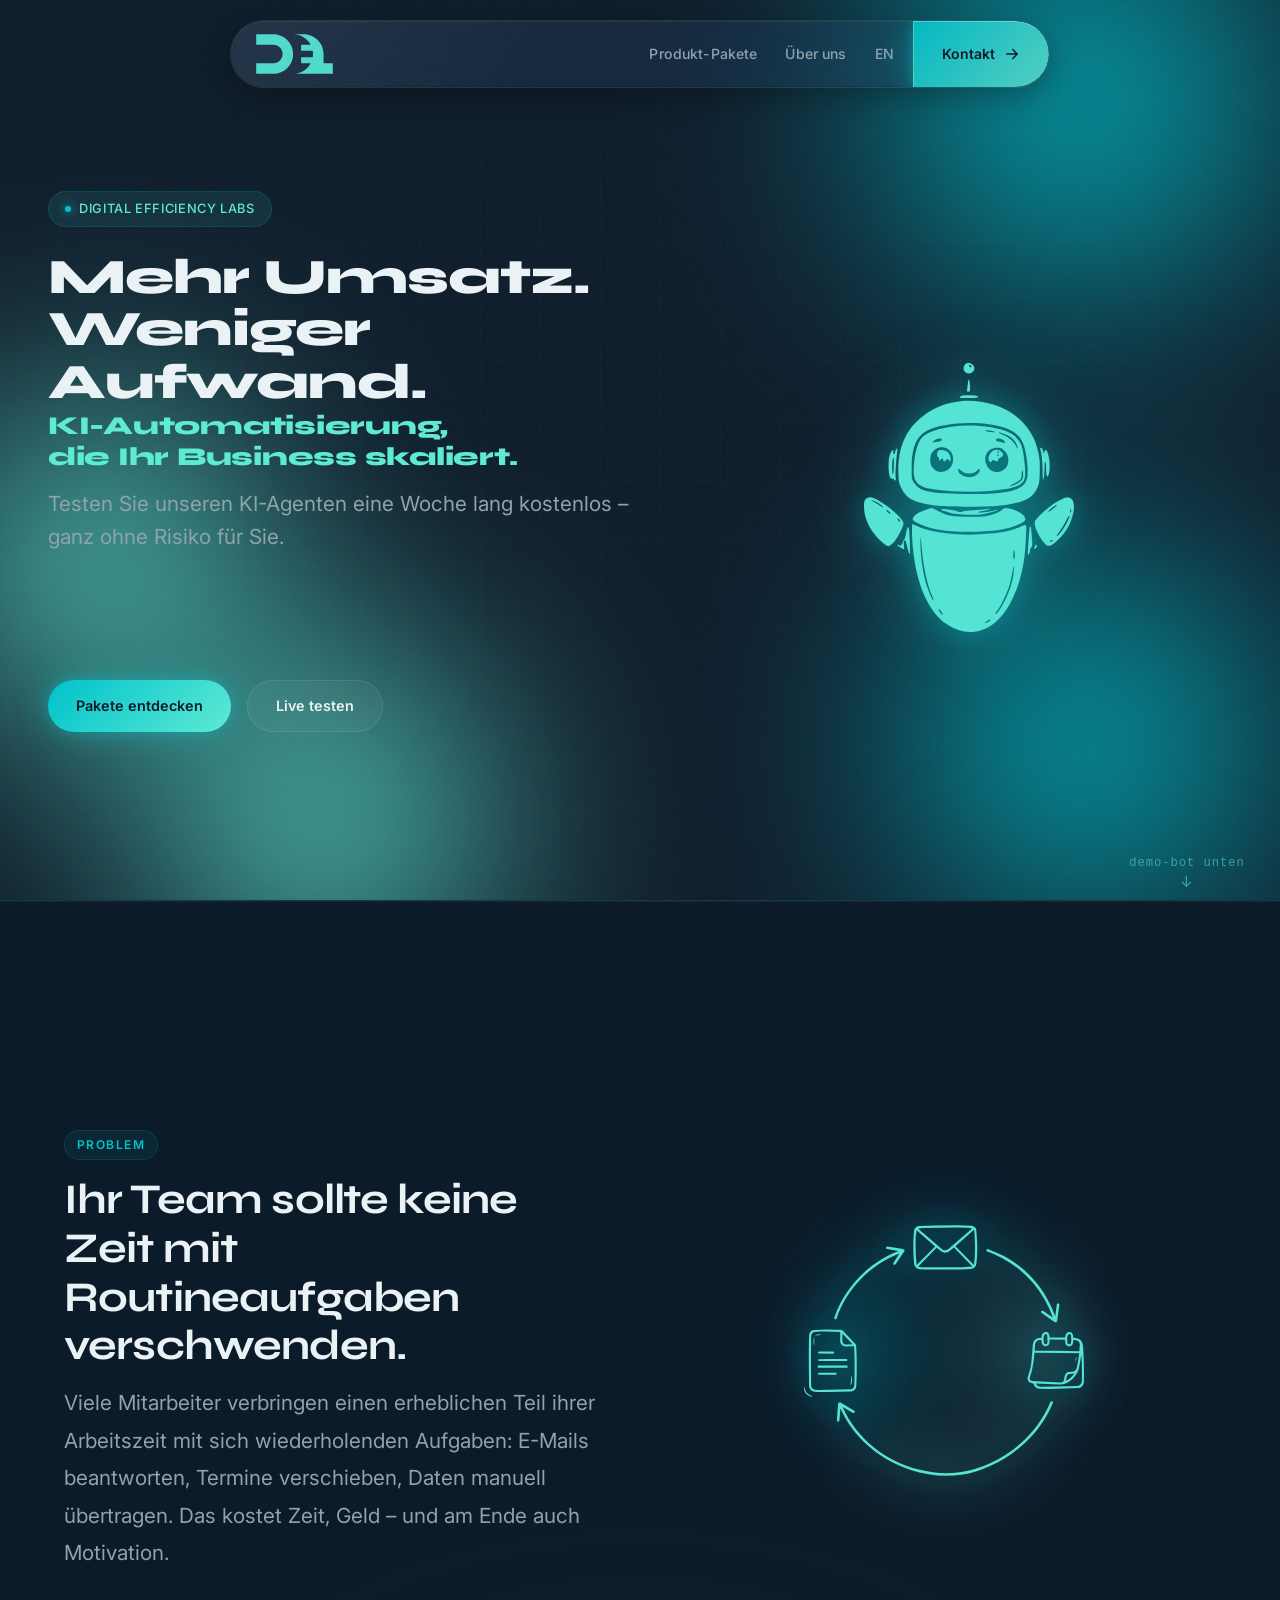
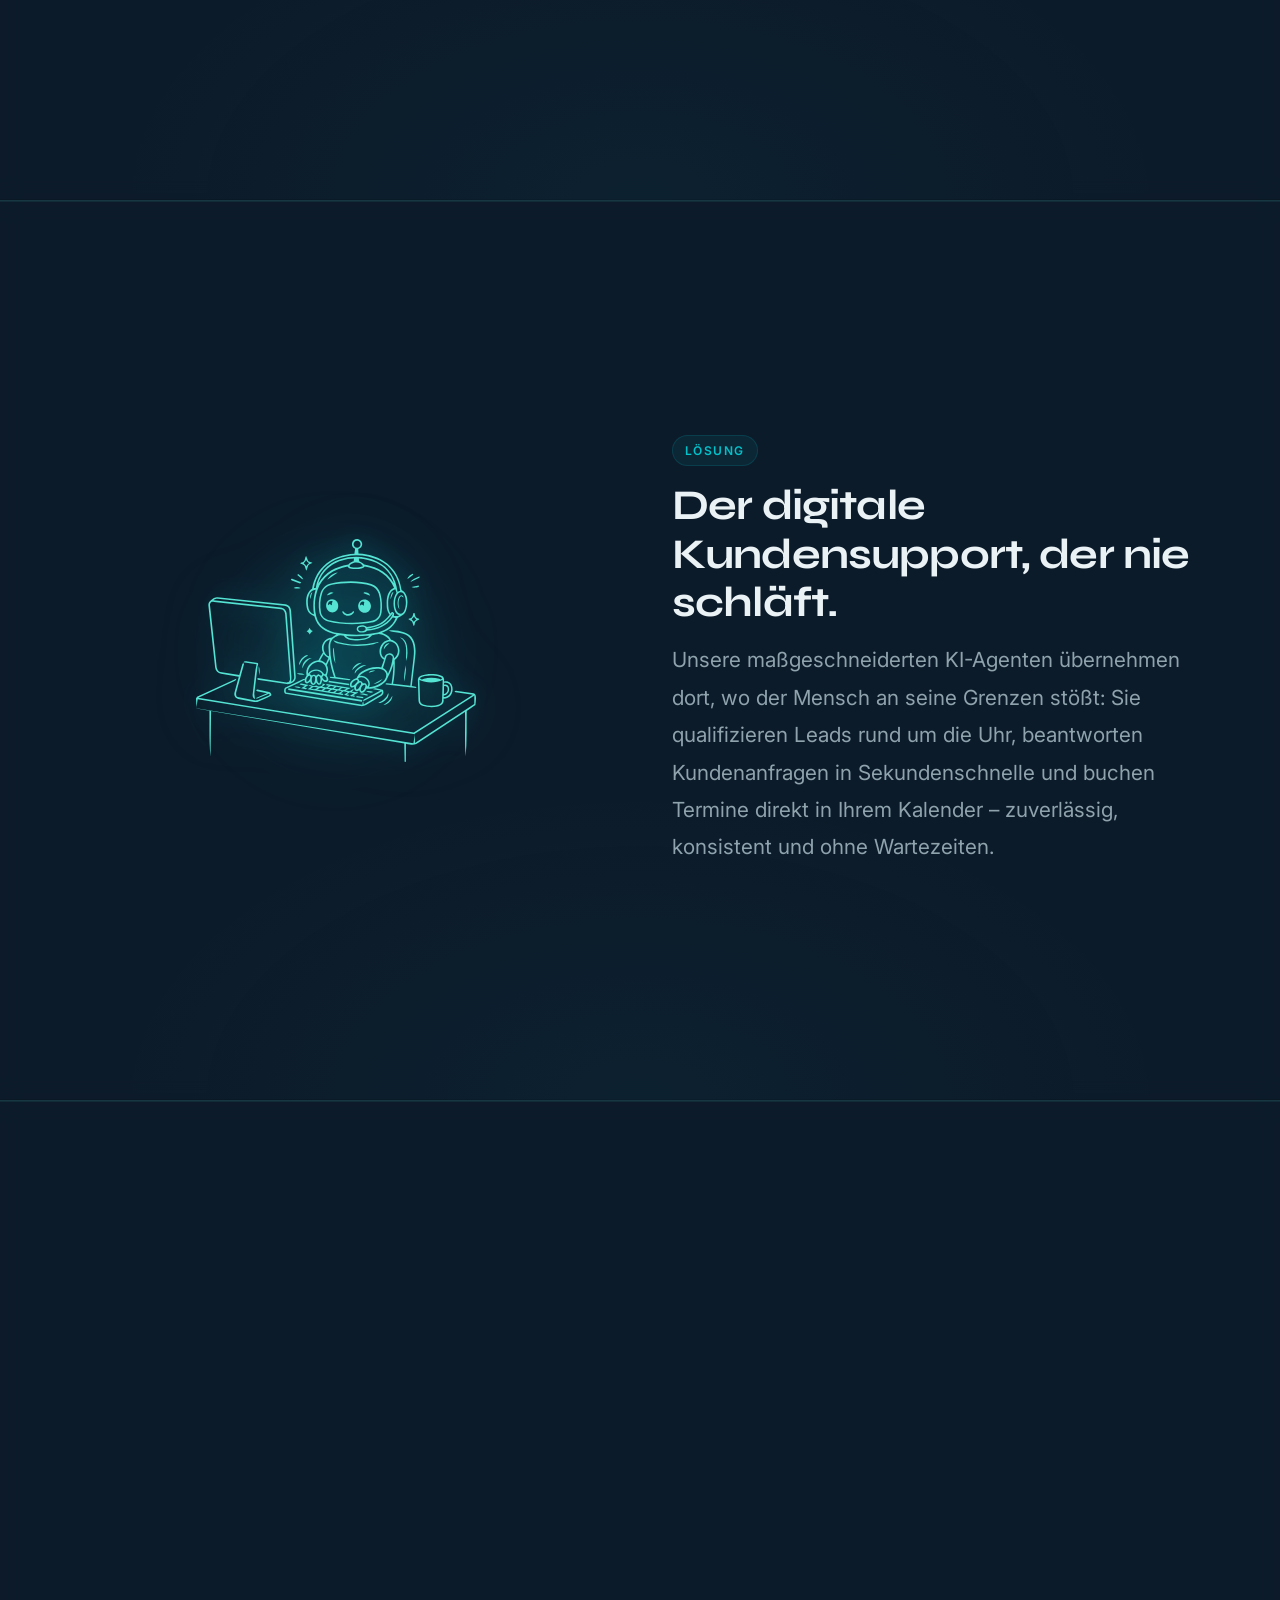
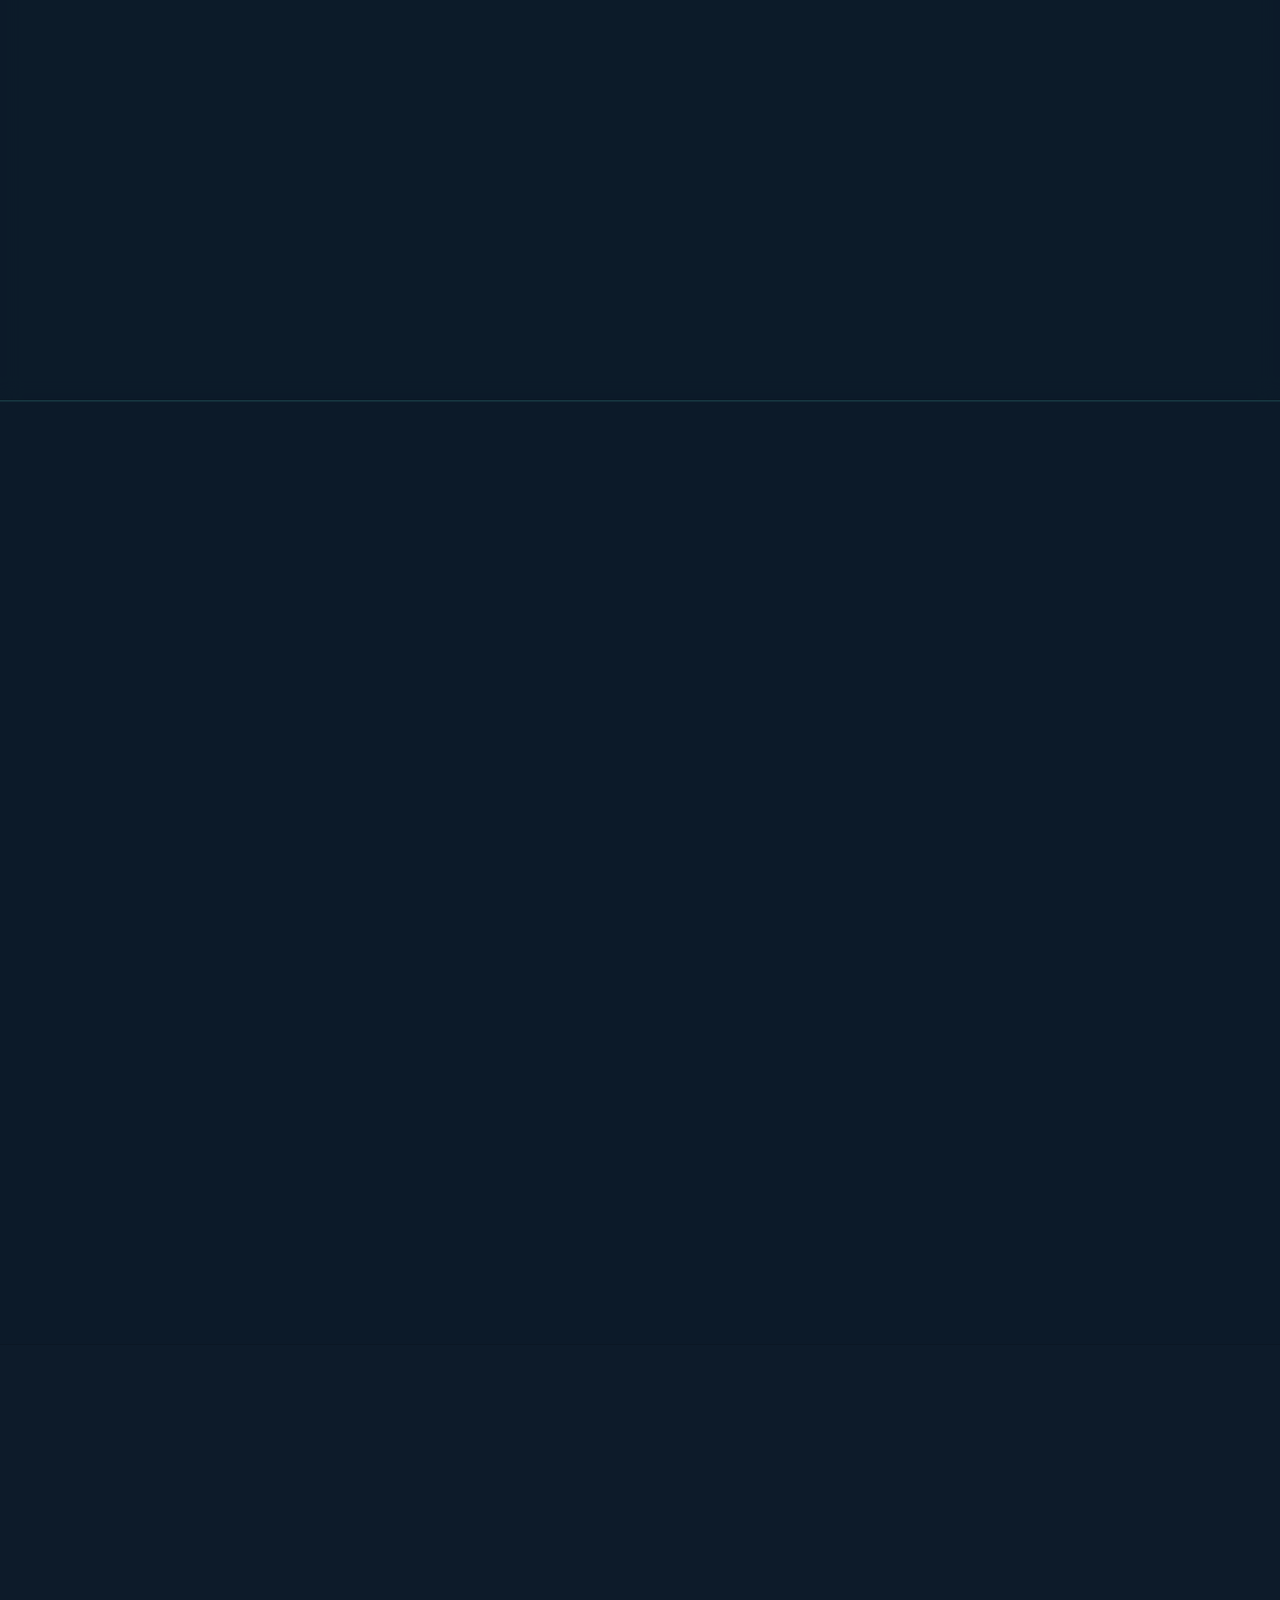
<file: index.html>
<!DOCTYPE html>
<html lang="de">
<head>
  <meta charset="UTF-8">
  <meta name="viewport" content="width=device-width, initial-scale=1.0, viewport-fit=cover">
  <meta name="description" content="DEL-systems – Digital Efficiency Labs. KI-Automatisierung für Unternehmen, die smarter skalieren wollen.">
  <title>DEL-systems | Digital Efficiency Labs</title>
  <link rel="icon" type="image/png" sizes="96x96" href="assets/logo/favicon-96x96.png">
  <link rel="icon" type="image/svg+xml" href="assets/logo/favicon.svg">
  <link rel="shortcut icon" href="assets/logo/favicon.ico">
  <link rel="apple-touch-icon" sizes="180x180" href="assets/logo/apple-touch-icon.png">
  <link rel="manifest" href="assets/logo/site.webmanifest">
  <link rel="preload" href="assets/robot.svg" as="image" type="image/svg+xml">
  <link rel="preload" href="assets/DEL-Logo.svg" as="image" type="image/svg+xml">
  <link rel="preconnect" href="https://fonts.googleapis.com">
  <link rel="preconnect" href="https://fonts.gstatic.com" crossorigin>
  <link href="https://fonts.googleapis.com/css2?family=Inter:wght@300;400;500;600;700&family=Syne:wght@600;700;800&display=swap" rel="stylesheet">
  <link rel="stylesheet" href="css/styles.css">
</head>
<body>

  <!-- Ambient background -->
  <div class="ambient" aria-hidden="true">
    <div class="ambient__orb ambient__orb--1"></div>
    <div class="ambient__orb ambient__orb--2"></div>
    <div class="ambient__orb ambient__orb--3"></div>
    <div class="ambient__orb ambient__orb--4"></div>
    <div class="ambient__grid"></div>
    <div class="ambient__grain"></div>
  </div>

  <!-- Floating Glass Navbar -->
  <header class="navbar" id="navbar">
    <nav class="navbar__inner grain-glass" aria-label="Hauptnavigation">
      <a href="index.html" class="navbar__logo" aria-label="DEL-systems Startseite">
        <img src="assets/DEL-Logo.svg" alt="DEL-systems Logo" width="180" height="42">
      </a>

      <div class="navbar__right">
        <ul class="navbar__links">
          <li><a href="index.html#pakete" class="navbar__link navbar__link--pakete"><span class="navbar__link-full" data-i18n="nav.packages">Produkt-Pakete</span><span class="navbar__link-short" data-i18n="nav.packages_short">Pakete</span></a></li>
          <li><a href="about.html" class="navbar__link" data-i18n="nav.about">Über uns</a></li>
          <li>
            <button class="lang-switch" id="langSwitch" aria-label="Switch language">
              <span class="lang-switch__label" id="langLabel">EN</span>
            </button>
          </li>
        </ul>

        <a href="#kontakt" class="navbar__cta">
          <span data-i18n="nav.contact">Kontakt</span>
          <svg class="navbar__cta-arrow" width="18" height="18" viewBox="0 0 18 18" fill="none" aria-hidden="true">
            <path d="M3.75 9H14.25M14.25 9L9.75 4.5M14.25 9L9.75 13.5" stroke="currentColor" stroke-width="1.5" stroke-linecap="round" stroke-linejoin="round"/>
          </svg>
        </a>
      </div>
    </nav>
  </header>

  <main>

    <!-- Hero -->
    <section class="hero" id="hero">
      <div class="hero__content">
        <div class="hero__badge">
          <span class="hero__badge-dot"></span>
          Digital Efficiency Labs
        </div>
        <h1 class="hero__title">
          <span class="hero__title-main" data-i18n="hero.title_main">Mehr Umsatz. Weniger Aufwand.</span>
          <span class="hero__title-sub" data-i18n="hero.title_sub">KI-Automatisierung, die Ihr Business skaliert.</span>
        </h1>
        <p class="hero__subtitle" data-i18n="hero.subtitle">
          Testen Sie unseren KI-Agenten eine Woche lang kostenlos – ganz ohne Risiko für Sie.
        </p>
      </div>
      <div class="hero__visual" aria-hidden="true">
        <div class="hero__robot-glow"></div>
        <img src="assets/robot.svg" alt="" class="hero__robot" width="185" height="236" fetchpriority="high" decoding="async">
      </div>
      <div class="hero__actions">
        <a href="#pakete" class="btn btn--primary" data-i18n="hero.cta_packages">Pakete entdecken</a>
        <a href="#kontakt" class="btn btn--ghost" data-i18n="hero.cta_demo">Live testen</a>
      </div>
      <a href="#kontakt" class="hero__scroll-cue" aria-label="Zum Demo-Bot scrollen">
        <span class="hero__scroll-cue-label" data-i18n="hero.scroll_cue">demo-bot unten</span>
        <span class="hero__scroll-cue-arrow" aria-hidden="true">↓</span>
      </a>
    </section>

    <!-- Scroll Story -->
    <div class="story" id="story">
      <div class="story__track">

        <section class="story__section story__section--1" data-section="1">
          <div class="story__inner">
            <div class="story__text">
              <span class="story__label" data-i18n="story1.label">Problem</span>
              <h2 class="story__heading" data-i18n="story1.heading">Ihr Team sollte keine Zeit mit Routineaufgaben verschwenden.</h2>
              <p class="story__body" data-i18n="story1.body">
                Viele Mitarbeiter verbringen einen erheblichen Teil ihrer Arbeitszeit mit sich
                wiederholenden Aufgaben: E-Mails beantworten, Termine verschieben, Daten manuell
                übertragen. Das kostet Zeit, Geld – und am Ende auch Motivation.
              </p>
            </div>
            <div class="story__graphic story__graphic--frameless">
              <div class="graphic-frameless__glow graphic-frameless__glow--loop"></div>
              <img src="assets/loop.svg" alt="" class="graphic-frameless__illustration" width="280" height="251" loading="lazy" decoding="async">
            </div>
          </div>
        </section>

        <section class="story__section story__section--2" data-section="2">
          <div class="story__inner story__inner--reverse">
            <div class="story__text">
              <span class="story__label" data-i18n="story2.label">Lösung</span>
              <h2 class="story__heading" data-i18n="story2.heading">Der digitale Kundensupport, der nie schläft.</h2>
              <p class="story__body" data-i18n="story2.body">
                Unsere maßgeschneiderten KI-Agenten übernehmen dort, wo der Mensch an seine
                Grenzen stößt: Sie qualifizieren Leads rund um die Uhr, beantworten
                Kundenanfragen in Sekundenschnelle und buchen Termine direkt in Ihrem Kalender –
                zuverlässig, konsistent und ohne Wartezeiten.
              </p>
            </div>
            <div class="story__graphic story__graphic--frameless">
              <div class="graphic-frameless__glow"></div>
              <img src="assets/working-robot.svg" alt="" class="graphic-frameless__illustration" width="280" height="223" loading="lazy" decoding="async">
            </div>
          </div>
        </section>

        <section class="story__section story__section--3" data-section="3">
          <div class="story__inner">
            <div class="story__text">
              <span class="story__label" data-i18n="story3.label">Vertrauen</span>
              <h2 class="story__heading" data-i18n="story3.heading">Eine Woche testen. Null Risiko für Sie.</h2>
              <p class="story__body" data-i18n="story3.body">
                Bevor Sie sich entscheiden, überzeugen Sie sich selbst: Bei Basis KI-Agent und
                Sales &amp; Support KI erhalten Sie eine volle Woche kostenlosen Testbetrieb –
                unverbindlich und ohne jegliche Kosten. Zeigt sich, dass der Agent für Ihr
                Business funktioniert, führen wir die Zusammenarbeit gemeinsam fort. Überzeugt
                es Sie nicht, zahlen Sie nichts – ganz einfach.
              </p>
            </div>
            <div class="story__graphic story__graphic--frameless">
              <div class="graphic-frameless__glow"></div>
              <img src="assets/gift-robot.svg" alt="" class="graphic-frameless__illustration" width="280" height="266" loading="lazy" decoding="async">
            </div>
          </div>
        </section>

        <section class="story__section story__section--4" data-section="4">
          <div class="story__inner story__inner--flow">
            <div class="story__text">
              <span class="story__label" data-i18n="story4.label">ABLAUF</span>
              <h2 class="story__heading" data-i18n="story4.heading">Von Ihrer Website direkt zu Ihrem persönlichen KI-Agenten.</h2>
              <div class="story__flow" aria-label="Ablauf in vier Schritten">
                <div class="story__flow-step">
                  <div class="story__flow-badge">
                    <span class="story__flow-number">1</span>
                    <img src="assets/chatting.svg" alt="" class="story__flow-icon" width="40" height="40" loading="lazy" decoding="async">
                  </div>
                  <h3 class="story__flow-title" data-i18n="flow1.title">Kurzes Kennenlernen</h3>
                  <p class="story__flow-text" data-i18n="flow1.text">In einem kurzen Gespräch (z. B. per Zoom) besprechen wir gemeinsam, was Ihr KI-Agent können soll und wie er zu Ihrem Business passt.</p>
                </div>
                <div class="story__flow-step">
                  <div class="story__flow-badge">
                    <span class="story__flow-number">2</span>
                    <img src="assets/page.svg" alt="" class="story__flow-icon" width="40" height="40" loading="lazy" decoding="async">
                  </div>
                  <h3 class="story__flow-title" data-i18n="flow2.title">Automatische Vorbereitung</h3>
                  <p class="story__flow-text" data-i18n="flow2.text">Parallel dazu analysieren wir Ihre Website, damit Ihr Agent von Anfang an weiß, was Sie anbieten – ohne dass Sie uns alles doppelt erklären müssen.</p>
                </div>
                <div class="story__flow-step">
                  <div class="story__flow-badge">
                    <span class="story__flow-number">3</span>
                    <img src="assets/gear.svg" alt="" class="story__flow-icon" width="40" height="40" loading="lazy" decoding="async">
                  </div>
                  <h3 class="story__flow-title" data-i18n="flow3.title">Eine Woche live, kostenlos</h3>
                  <p class="story__flow-text" data-i18n="flow3.text">Ihr KI-Agent geht für eine Woche in den Testbetrieb. Sie erleben live, wie er arbeitet – ganz ohne Risiko.</p>
                </div>
                <div class="story__flow-step">
                  <div class="story__flow-badge">
                    <span class="story__flow-number">4</span>
                    <img src="assets/hand-shake.svg" alt="" class="story__flow-icon" width="40" height="40" loading="lazy" decoding="async">
                  </div>
                  <h3 class="story__flow-title" data-i18n="flow4.title">Gemeinsam weiterwachsen</h3>
                  <p class="story__flow-text" data-i18n="flow4.text">Zeigt sich, dass sich die Investition für Sie rechnet, starten wir gemeinsam in die reguläre Zusammenarbeit – zu fairen, transparenten Konditionen.</p>
                </div>
              </div>
            </div>
          </div>
        </section>

      </div>
    </div>

    <!-- Pricing -->
    <section class="pricing" id="pakete">
      <div class="pricing__header">
        <span class="section-label" data-i18n="pricing.label">Produkt-Pakete</span>
        <h2 class="section-title" data-i18n="pricing.title">Wählen Sie Ihren KI-Agenten</h2>
        <p class="section-subtitle" data-i18n="pricing.subtitle">Transparente Preise. Keine versteckten Kosten. Eine Woche kostenlos testen.</p>
      </div>

      <div class="pricing__grid">
        <article class="pricing-card">
          <div class="pricing-card__icon">
            <img src="assets/icon-basis.svg" alt="" width="48" height="48" loading="lazy" decoding="async">
          </div>
          <h3 class="pricing-card__name" data-i18n="pkg1.name">Basis KI-Agent</h3>
          <div class="pricing-card__price">
            <span class="pricing-card__trial" data-i18n="pkg1.trial">1 Woche kostenlos testen. Danach:</span>
            <span class="pricing-card__setup">499€ Setup</span>
            <span class="pricing-card__monthly">+ 39€ / <span data-i18n="pricing.month">Monat</span></span>
          </div>
          <ul class="pricing-card__features">
            <li data-i18n="pkg1.f1">E-Mail-Automatisierung</li>
            <li data-i18n="pkg1.f2">FAQ-Beantwortung</li>
            <li data-i18n="pkg1.f3">Basis-Integrationen</li>
          </ul>
          <a href="#kontakt" class="pricing-card__btn" data-i18n="pricing.cta_test">Kostenlos testen</a>
        </article>

        <article class="pricing-card pricing-card--featured">
          <div class="pricing-card__badge" data-i18n="pricing.popular">Beliebt</div>
          <div class="pricing-card__icon">
            <img src="assets/icon-sales.svg" alt="" width="48" height="48" loading="lazy" decoding="async">
          </div>
          <h3 class="pricing-card__name" data-i18n="pkg2.name">Sales &amp; Support KI</h3>
          <div class="pricing-card__price">
            <span class="pricing-card__trial" data-i18n="pkg2.trial">1 Woche kostenlos testen. Danach:</span>
            <span class="pricing-card__setup">995€ Setup</span>
            <span class="pricing-card__monthly">+ 79€ / <span data-i18n="pricing.month">Monat</span></span>
          </div>
          <ul class="pricing-card__features">
            <li data-i18n="pkg2.f1">Lead-Qualifizierung 24/7</li>
            <li data-i18n="pkg2.f2">Terminbuchung</li>
            <li data-i18n="pkg2.f3">CRM-Integration</li>
            <li data-i18n="pkg2.f4">Multi-Channel-Support</li>
          </ul>
          <a href="#kontakt" class="pricing-card__btn pricing-card__btn--featured" data-i18n="pricing.cta_test">Kostenlos testen</a>
        </article>

        <article class="pricing-card">
          <div class="pricing-card__icon">
            <img src="assets/icon-deep.svg" alt="" width="48" height="48" loading="lazy" decoding="async">
          </div>
          <h3 class="pricing-card__name" data-i18n="pkg3.name">Deep Automation</h3>
          <div class="pricing-card__price">
            <span class="pricing-card__setup">1.499€ Setup</span>
            <span class="pricing-card__monthly">+ 149€ / <span data-i18n="pricing.month">Monat</span></span>
          </div>
          <ul class="pricing-card__features">
            <li data-i18n="pkg3.f1">ERP-Anbindung</li>
            <li data-i18n="pkg3.f2">Custom Workflows</li>
            <li data-i18n="pkg3.f3">Datenbank-Automatisierung</li>
            <li data-i18n="pkg3.f4">Dedizierter Support</li>
          </ul>
          <a href="#kontakt" class="pricing-card__btn" data-i18n="pricing.cta_consult">Beratungsgespräch vereinbaren</a>
        </article>
      </div>

      <div class="pricing__table-wrapper">
        <h3 class="pricing__table-title" data-i18n="table.title">Was ist inklusive?</h3>
        <table class="pricing__table" aria-label="Leistungsübersicht der Pakete">
          <thead>
            <tr>
              <th scope="col" data-i18n="table.feature">Leistung</th>
              <th scope="col" data-i18n="table.basis">Basis</th>
              <th scope="col">Sales &amp; Support</th>
              <th scope="col" data-i18n="table.deep">Deep Automation</th>
            </tr>
          </thead>
          <tbody>
            <tr>
              <td data-i18n="table.r1">Kostenlose Testwoche</td>
              <td><span class="tbl-yes" aria-label="Ja"><svg viewBox="0 0 16 16" fill="none" aria-hidden="true"><path d="M3 8.5L6.5 12L13 5" stroke="#55e4d3" stroke-width="2" stroke-linecap="round" stroke-linejoin="round"/></svg></span></td>
              <td><span class="tbl-yes" aria-label="Ja"><svg viewBox="0 0 16 16" fill="none" aria-hidden="true"><path d="M3 8.5L6.5 12L13 5" stroke="#55e4d3" stroke-width="2" stroke-linecap="round" stroke-linejoin="round"/></svg></span></td>
              <td><span class="tbl-no" aria-label="Nein">—</span></td>
            </tr>
            <tr>
              <td data-i18n="table.r2">Website &amp; WhatsApp Chat</td>
              <td><span class="tbl-yes" aria-label="Ja"><svg viewBox="0 0 16 16" fill="none" aria-hidden="true"><path d="M3 8.5L6.5 12L13 5" stroke="#55e4d3" stroke-width="2" stroke-linecap="round" stroke-linejoin="round"/></svg></span></td>
              <td><span class="tbl-yes" aria-label="Ja"><svg viewBox="0 0 16 16" fill="none" aria-hidden="true"><path d="M3 8.5L6.5 12L13 5" stroke="#55e4d3" stroke-width="2" stroke-linecap="round" stroke-linejoin="round"/></svg></span></td>
              <td><span class="tbl-yes" aria-label="Ja"><svg viewBox="0 0 16 16" fill="none" aria-hidden="true"><path d="M3 8.5L6.5 12L13 5" stroke="#55e4d3" stroke-width="2" stroke-linecap="round" stroke-linejoin="round"/></svg></span></td>
            </tr>
            <tr>
              <td data-i18n="table.r3">Schnelle Einrichtung</td>
              <td><span class="tbl-yes" aria-label="Ja"><svg viewBox="0 0 16 16" fill="none" aria-hidden="true"><path d="M3 8.5L6.5 12L13 5" stroke="#55e4d3" stroke-width="2" stroke-linecap="round" stroke-linejoin="round"/></svg></span></td>
              <td><span class="tbl-yes" aria-label="Ja"><svg viewBox="0 0 16 16" fill="none" aria-hidden="true"><path d="M3 8.5L6.5 12L13 5" stroke="#55e4d3" stroke-width="2" stroke-linecap="round" stroke-linejoin="round"/></svg></span></td>
              <td><span class="tbl-yes" aria-label="Ja"><svg viewBox="0 0 16 16" fill="none" aria-hidden="true"><path d="M3 8.5L6.5 12L13 5" stroke="#55e4d3" stroke-width="2" stroke-linecap="round" stroke-linejoin="round"/></svg></span></td>
            </tr>
            <tr>
              <td data-i18n="table.r4">24/7 Lead-Qualifizierung</td>
              <td><span class="tbl-no" aria-label="Nein">—</span></td>
              <td><span class="tbl-yes" aria-label="Ja"><svg viewBox="0 0 16 16" fill="none" aria-hidden="true"><path d="M3 8.5L6.5 12L13 5" stroke="#55e4d3" stroke-width="2" stroke-linecap="round" stroke-linejoin="round"/></svg></span></td>
              <td><span class="tbl-yes" aria-label="Ja"><svg viewBox="0 0 16 16" fill="none" aria-hidden="true"><path d="M3 8.5L6.5 12L13 5" stroke="#55e4d3" stroke-width="2" stroke-linecap="round" stroke-linejoin="round"/></svg></span></td>
            </tr>
            <tr>
              <td data-i18n="table.r5">Intelligente Terminbuchung</td>
              <td><span class="tbl-no" aria-label="Nein">—</span></td>
              <td><span class="tbl-yes" aria-label="Ja"><svg viewBox="0 0 16 16" fill="none" aria-hidden="true"><path d="M3 8.5L6.5 12L13 5" stroke="#55e4d3" stroke-width="2" stroke-linecap="round" stroke-linejoin="round"/></svg></span></td>
              <td><span class="tbl-yes" aria-label="Ja"><svg viewBox="0 0 16 16" fill="none" aria-hidden="true"><path d="M3 8.5L6.5 12L13 5" stroke="#55e4d3" stroke-width="2" stroke-linecap="round" stroke-linejoin="round"/></svg></span></td>
            </tr>
            <tr>
              <td data-i18n="table.r6">Multi-Channel-Support (z.&nbsp;B. Website, WhatsApp, Instagram)</td>
              <td><span class="tbl-no" aria-label="Nein">—</span></td>
              <td><span class="tbl-yes" aria-label="Ja"><svg viewBox="0 0 16 16" fill="none" aria-hidden="true"><path d="M3 8.5L6.5 12L13 5" stroke="#55e4d3" stroke-width="2" stroke-linecap="round" stroke-linejoin="round"/></svg></span></td>
              <td><span class="tbl-yes" aria-label="Ja"><svg viewBox="0 0 16 16" fill="none" aria-hidden="true"><path d="M3 8.5L6.5 12L13 5" stroke="#55e4d3" stroke-width="2" stroke-linecap="round" stroke-linejoin="round"/></svg></span></td>
            </tr>
            <tr>
              <td data-i18n="table.r7">CRM-Anbindung (z.&nbsp;B. Brevo, HubSpot)</td>
              <td><span class="tbl-no" aria-label="Nein">—</span></td>
              <td><span class="tbl-yes" aria-label="Ja"><svg viewBox="0 0 16 16" fill="none" aria-hidden="true"><path d="M3 8.5L6.5 12L13 5" stroke="#55e4d3" stroke-width="2" stroke-linecap="round" stroke-linejoin="round"/></svg></span></td>
              <td><span class="tbl-yes" aria-label="Ja"><svg viewBox="0 0 16 16" fill="none" aria-hidden="true"><path d="M3 8.5L6.5 12L13 5" stroke="#55e4d3" stroke-width="2" stroke-linecap="round" stroke-linejoin="round"/></svg></span></td>
            </tr>
            <tr>
              <td data-i18n="table.r8">Komplexe Workflows &amp; ERP-Anbindung</td>
              <td><span class="tbl-no" aria-label="Nein">—</span></td>
              <td><span class="tbl-no" aria-label="Nein">—</span></td>
              <td><span class="tbl-yes" aria-label="Ja"><svg viewBox="0 0 16 16" fill="none" aria-hidden="true"><path d="M3 8.5L6.5 12L13 5" stroke="#55e4d3" stroke-width="2" stroke-linecap="round" stroke-linejoin="round"/></svg></span></td>
            </tr>
            <tr>
              <td data-i18n="table.r9">Datenbank-Integrationen &amp; monatliche Optimierung</td>
              <td><span class="tbl-no" aria-label="Nein">—</span></td>
              <td><span class="tbl-no" aria-label="Nein">—</span></td>
              <td><span class="tbl-yes" aria-label="Ja"><svg viewBox="0 0 16 16" fill="none" aria-hidden="true"><path d="M3 8.5L6.5 12L13 5" stroke="#55e4d3" stroke-width="2" stroke-linecap="round" stroke-linejoin="round"/></svg></span></td>
            </tr>
          </tbody>
        </table>
      </div>
    </section>

    <!-- Footer / Lead Bot -->
    <section class="lead" id="kontakt">
      <div class="lead__content">
        <h2 class="lead__title" data-i18n="lead.title">Genug gelesen – testen Sie uns live.</h2>
        <p class="lead__subtitle" data-i18n="lead.subtitle">Stellen Sie unserer KI Ihre Fragen – direkt hier auf der Seite.</p>
        <div class="lead__bot-container">
          <div class="lead__bot-glow" aria-hidden="true"></div>
          <div class="lead__bot-placeholder">
            <div class="lead__bot-icon">
              <svg viewBox="0 0 48 48" fill="none" aria-hidden="true">
                <rect x="8" y="12" width="32" height="24" rx="6" stroke="currentColor" stroke-width="1.5" opacity="0.5"/>
                <circle cx="18" cy="24" r="3" fill="currentColor" opacity="0.6"/>
                <circle cx="30" cy="24" r="3" fill="currentColor" opacity="0.6"/>
                <path d="M24 36V40M16 40H32" stroke="currentColor" stroke-width="1.5" stroke-linecap="round" opacity="0.4"/>
              </svg>
            </div>
            <p class="lead__bot-text" data-i18n="lead.bot_text">KI-Bot Platzhalter</p>
            <span class="lead__bot-hint" data-i18n="lead.bot_hint">Hier wird Ihr Chatbot eingebettet</span>
          </div>
        </div>
      </div>
    </section>

  </main>

  <footer class="footer">
    <div class="footer__inner">
      <img src="assets/DEL-Logo.svg" alt="DEL-systems" class="footer__logo" width="120" height="28" loading="lazy" decoding="async">
      <p class="footer__copy">&copy; 2026 DEL-systems · Digital Efficiency Labs</p>
      <p class="footer__contact">E-Mail: <a href="mailto:info@del-systems.at">info@del-systems.at</a></p>
      <nav class="footer__social" aria-label="Social Media">
        <a class="footer__social-link" href="https://www.tiktok.com/@del.systems?_r=1&_t=ZN-98FHvNgfl0Y" target="_blank" rel="noopener noreferrer" aria-label="TikTok">
          <svg viewBox="0 0 24 24" width="20" height="20" fill="currentColor"><path d="M19.59 6.69a4.83 4.83 0 0 1-3.77-4.25V2h-3.45v13.67a2.89 2.89 0 0 1-5.2 1.74 2.89 2.89 0 0 1 2.31-4.62c.3 0 .6.05.88.13V9.4a6.33 6.33 0 0 0-.88-.06A6.34 6.34 0 0 0 5 20.1a6.34 6.34 0 0 0 10.86-4.43V8.69a8.16 8.16 0 0 0 4.77 1.52V6.69h-1.04z"/></svg>
        </a>
        <a class="footer__social-link" href="https://www.instagram.com" target="_blank" rel="noopener noreferrer" aria-label="Instagram">
          <svg viewBox="0 0 24 24" width="20" height="20" fill="currentColor"><path d="M12 2.16c3.2 0 3.58.01 4.85.07 1.17.05 1.8.25 2.23.41.56.22.96.48 1.38.9.42.42.68.82.9 1.38.16.42.36 1.06.41 2.23.06 1.27.07 1.65.07 4.85s-.01 3.58-.07 4.85c-.05 1.17-.25 1.8-.41 2.23-.22.56-.48.96-.9 1.38-.42.42-.82.68-1.38.9-.42.16-1.06.36-2.23.41-1.27.06-1.65.07-4.85.07s-3.58-.01-4.85-.07c-1.17-.05-1.8-.25-2.23-.41a3.7 3.7 0 0 1-1.38-.9 3.7 3.7 0 0 1-.9-1.38c-.16-.42-.36-1.06-.41-2.23C2.17 15.58 2.16 15.2 2.16 12s.01-3.58.07-4.85c.05-1.17.25-1.8.41-2.23.22-.56.48-.96.9-1.38.42-.42.82-.68 1.38-.9.42-.16 1.06-.36 2.23-.41C8.42 2.17 8.8 2.16 12 2.16zm0 1.62c-3.15 0-3.5.01-4.74.07-1.07.05-1.65.23-2.04.38-.51.2-.88.44-1.26.82-.38.38-.62.75-.82 1.26-.15.39-.33.97-.38 2.04-.06 1.24-.07 1.59-.07 4.74s.01 3.5.07 4.74c.05 1.07.23 1.65.38 2.04.2.51.44.88.82 1.26.38.38.75.62 1.26.82.39.15.97.33 2.04.38 1.24.06 1.59.07 4.74.07s3.5-.01 4.74-.07c1.07-.05 1.65-.23 2.04-.38.51-.2.88-.44 1.26-.82.38-.38.62-.75.82-1.26.15-.39.33-.97.38-2.04.06-1.24.07-1.59.07-4.74s-.01-3.5-.07-4.74c-.05-1.07-.23-1.65-.38-2.04a3.42 3.42 0 0 0-.82-1.26 3.42 3.42 0 0 0-1.26-.82c-.39-.15-.97-.33-2.04-.38-1.24-.06-1.59-.07-4.74-.07zm0 2.76a5.46 5.46 0 1 1 0 10.92 5.46 5.46 0 0 1 0-10.92zm0 9a3.54 3.54 0 1 0 0-7.08 3.54 3.54 0 0 0 0 7.08zm6.95-9.2a1.27 1.27 0 1 1-2.54 0 1.27 1.27 0 0 1 2.54 0z"/></svg>
        </a>
        <a class="footer__social-link" href="https://x.com" target="_blank" rel="noopener noreferrer" aria-label="X">
          <svg viewBox="0 0 24 24" width="20" height="20" fill="currentColor"><path d="M18.24 2.25h3.31l-7.23 8.26 8.5 11.24h-6.65l-5.22-6.82-5.97 6.82H1.67l7.73-8.84L1.25 2.25h6.82l4.71 6.23 5.46-6.23zm-1.16 17.52h1.83L7.01 4.13H5.05l12.03 15.64z"/></svg>
        </a>
        <a class="footer__social-link" href="https://www.linkedin.com" target="_blank" rel="noopener noreferrer" aria-label="LinkedIn">
          <svg viewBox="0 0 24 24" width="20" height="20" fill="currentColor"><path d="M20.45 20.45h-3.56v-5.57c0-1.33-.02-3.04-1.85-3.04-1.85 0-2.14 1.45-2.14 2.94v5.67H9.35V9h3.42v1.56h.05c.48-.9 1.64-1.85 3.37-1.85 3.6 0 4.27 2.37 4.27 5.46v6.28zM5.34 7.43a2.06 2.06 0 1 1 0-4.13 2.06 2.06 0 0 1 0 4.13zM7.12 20.45H3.55V9h3.57v11.45zM22.22 0H1.77C.8 0 0 .77 0 1.72v20.56C0 23.23.8 24 1.77 24h20.45c.98 0 1.78-.77 1.78-1.72V1.72C24 .77 23.2 0 22.22 0z"/></svg>
        </a>
        <a class="footer__social-link" href="https://www.youtube.com" target="_blank" rel="noopener noreferrer" aria-label="YouTube">
          <svg viewBox="0 0 24 24" width="20" height="20" fill="currentColor"><path d="M23.5 6.2a3.02 3.02 0 0 0-2.12-2.14C19.5 3.55 12 3.55 12 3.55s-7.5 0-9.38.51A3.02 3.02 0 0 0 .5 6.2C0 8.08 0 12 0 12s0 3.92.5 5.8a3.02 3.02 0 0 0 2.12 2.14c1.88.51 9.38.51 9.38.51s7.5 0 9.38-.51a3.02 3.02 0 0 0 2.12-2.14C24 15.92 24 12 24 12s0-3.92-.5-5.8zM9.55 15.57V8.43L15.82 12l-6.27 3.57z"/></svg>
        </a>
      </nav>
    </div>
  </footer>

  <script src="js/main.js"></script>
  <script src="js/i18n.js"></script>
</body>
</html>
</file>
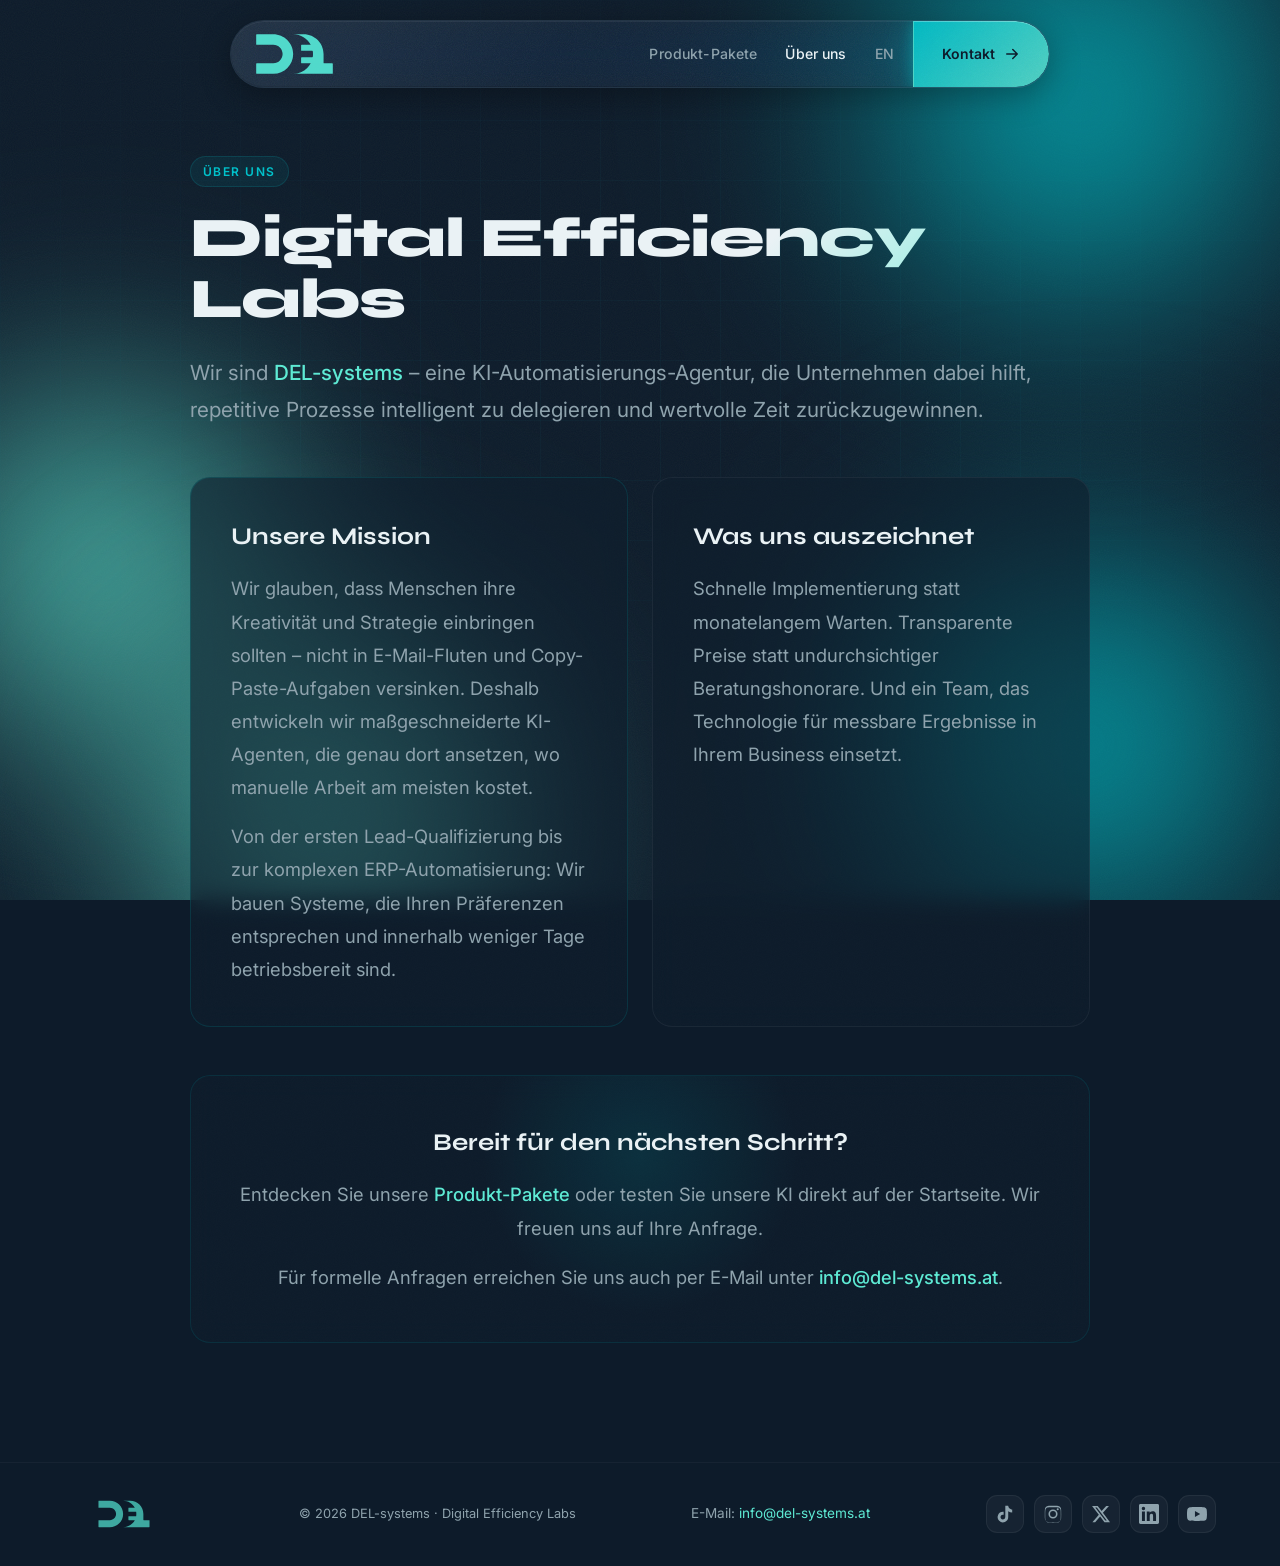
<file: about.html>
<!DOCTYPE html>
<html lang="de">
<head>
  <meta charset="UTF-8">
  <meta name="viewport" content="width=device-width, initial-scale=1.0, viewport-fit=cover">
  <meta name="description" content="Über DEL-systems – Digital Efficiency Labs. Wer wir sind und wofür wir stehen.">
  <title>Über uns | DEL-systems</title>
  <link rel="icon" type="image/png" sizes="96x96" href="assets/logo/favicon-96x96.png">
  <link rel="icon" type="image/svg+xml" href="assets/logo/favicon.svg">
  <link rel="shortcut icon" href="assets/logo/favicon.ico">
  <link rel="apple-touch-icon" sizes="180x180" href="assets/logo/apple-touch-icon.png">
  <link rel="manifest" href="assets/logo/site.webmanifest">
  <link rel="preconnect" href="https://fonts.googleapis.com">
  <link rel="preconnect" href="https://fonts.gstatic.com" crossorigin>
  <link href="https://fonts.googleapis.com/css2?family=Inter:wght@300;400;500;600;700&family=Syne:wght@600;700;800&display=swap" rel="stylesheet">
  <link rel="stylesheet" href="css/styles.css">
</head>
<body>

  <!-- Ambient background -->
  <div class="ambient" aria-hidden="true">
    <div class="ambient__orb ambient__orb--1"></div>
    <div class="ambient__orb ambient__orb--2"></div>
    <div class="ambient__orb ambient__orb--3"></div>
    <div class="ambient__orb ambient__orb--4"></div>
    <div class="ambient__grid"></div>
    <div class="ambient__grain"></div>
  </div>

  <!-- Floating Glass Navbar -->
  <header class="navbar" id="navbar">
    <nav class="navbar__inner grain-glass" aria-label="Hauptnavigation">
      <a href="index.html" class="navbar__logo" aria-label="DEL-systems Startseite">
        <img src="assets/DEL-Logo.svg" alt="DEL-systems Logo" width="180" height="42">
      </a>

      <div class="navbar__right">
        <ul class="navbar__links">
          <li><a href="index.html#pakete" class="navbar__link navbar__link--pakete"><span class="navbar__link-full" data-i18n="nav.packages">Produkt-Pakete</span><span class="navbar__link-short" data-i18n="nav.packages_short">Pakete</span></a></li>
          <li><a href="about.html" class="navbar__link navbar__link--active" aria-current="page" data-i18n="nav.about">Über uns</a></li>
          <li>
            <button class="lang-switch" id="langSwitch" aria-label="Switch language">
              <span class="lang-switch__label" id="langLabel">EN</span>
            </button>
          </li>
        </ul>

        <a href="index.html#kontakt" class="navbar__cta">
          <span data-i18n="nav.contact">Kontakt</span>
          <svg class="navbar__cta-arrow" width="18" height="18" viewBox="0 0 18 18" fill="none" aria-hidden="true">
            <path d="M3.75 9H14.25M14.25 9L9.75 4.5M14.25 9L9.75 13.5" stroke="currentColor" stroke-width="1.5" stroke-linecap="round" stroke-linejoin="round"/>
          </svg>
        </a>
      </div>
    </nav>
  </header>

  <main>
    <section class="about">
      <div class="about__inner">
        <span class="about__label" data-i18n="about.label">Über uns</span>
        <h1 class="about__title">Digital Efficiency Labs</h1>
        <p class="about__intro" data-i18n="about.intro">
          Wir sind <span class="about__highlight">DEL-systems</span> – eine KI-Automatisierungs-Agentur,
          die Unternehmen dabei hilft, repetitive Prozesse intelligent zu delegieren und
          wertvolle Zeit zurückzugewinnen.
        </p>

        <div class="about__grid">
          <article class="about__card about__card--accent">
            <div class="about__card-glow"></div>
            <h2 data-i18n="about.mission_title">Unsere Mission</h2>
            <p data-i18n="about.mission_p1">
              Wir glauben, dass Menschen ihre Kreativität und Strategie einbringen sollten –
              nicht in E-Mail-Fluten und Copy-Paste-Aufgaben versinken. Deshalb entwickeln wir
              maßgeschneiderte KI-Agenten, die genau dort ansetzen, wo manuelle Arbeit am meisten kostet.
            </p>
            <p data-i18n="about.mission_p2">
              Von der ersten Lead-Qualifizierung bis zur komplexen ERP-Automatisierung:
              Wir bauen Systeme, die Ihren Präferenzen entsprechen und innerhalb weniger Tage betriebsbereit sind.
            </p>
          </article>

          <article class="about__card">
            <div class="about__card-glow"></div>
            <h2 data-i18n="about.diff_title">Was uns auszeichnet</h2>
            <p data-i18n="about.diff_p1">
              Schnelle Implementierung statt monatelangem Warten. Transparente Preise statt
              undurchsichtiger Beratungshonorare. Und ein Team, das Technologie für messbare
              Ergebnisse in Ihrem Business einsetzt.
            </p>
          </article>
        </div>

        <article class="about__card about__card--cta">
          <div class="about__card-glow about__card-glow--wide"></div>
          <h2 data-i18n="about.next_title">Bereit für den nächsten Schritt?</h2>
          <p data-i18n="about.next_p1">
            Entdecken Sie unsere <a href="index.html#pakete" class="about__highlight" data-i18n="about.packages_link">Produkt-Pakete</a>
            oder testen Sie unsere KI direkt auf der Startseite.
            Wir freuen uns auf Ihre Anfrage.
          </p>
          <p data-i18n="about.next_p2">
            Für formelle Anfragen erreichen Sie uns auch per E-Mail unter
            <a href="mailto:info@del-systems.at" class="about__highlight">info@del-systems.at</a>.
          </p>
        </article>
      </div>
    </section>
  </main>

  <footer class="footer">
    <div class="footer__inner">
      <img src="assets/DEL-Logo.svg" alt="DEL-systems" class="footer__logo" width="120" height="28" loading="lazy" decoding="async">
      <p class="footer__copy">&copy; 2026 DEL-systems · Digital Efficiency Labs</p>
      <p class="footer__contact">E-Mail: <a href="mailto:info@del-systems.at">info@del-systems.at</a></p>
      <nav class="footer__social" aria-label="Social Media">
        <a class="footer__social-link" href="https://www.tiktok.com/@del.systems?_r=1&_t=ZN-98FHvNgfl0Y" target="_blank" rel="noopener noreferrer" aria-label="TikTok">
          <svg viewBox="0 0 24 24" width="20" height="20" fill="currentColor"><path d="M19.59 6.69a4.83 4.83 0 0 1-3.77-4.25V2h-3.45v13.67a2.89 2.89 0 0 1-5.2 1.74 2.89 2.89 0 0 1 2.31-4.62c.3 0 .6.05.88.13V9.4a6.33 6.33 0 0 0-.88-.06A6.34 6.34 0 0 0 5 20.1a6.34 6.34 0 0 0 10.86-4.43V8.69a8.16 8.16 0 0 0 4.77 1.52V6.69h-1.04z"/></svg>
        </a>
        <a class="footer__social-link" href="https://www.instagram.com" target="_blank" rel="noopener noreferrer" aria-label="Instagram">
          <svg viewBox="0 0 24 24" width="20" height="20" fill="currentColor"><path d="M12 2.16c3.2 0 3.58.01 4.85.07 1.17.05 1.8.25 2.23.41.56.22.96.48 1.38.9.42.42.68.82.9 1.38.16.42.36 1.06.41 2.23.06 1.27.07 1.65.07 4.85s-.01 3.58-.07 4.85c-.05 1.17-.25 1.8-.41 2.23-.22.56-.48.96-.9 1.38-.42.42-.82.68-1.38.9-.42.16-1.06.36-2.23.41-1.27.06-1.65.07-4.85.07s-3.58-.01-4.85-.07c-1.17-.05-1.8-.25-2.23-.41a3.7 3.7 0 0 1-1.38-.9 3.7 3.7 0 0 1-.9-1.38c-.16-.42-.36-1.06-.41-2.23C2.17 15.58 2.16 15.2 2.16 12s.01-3.58.07-4.85c.05-1.17.25-1.8.41-2.23.22-.56.48-.96.9-1.38.42-.42.82-.68 1.38-.9.42-.16 1.06-.36 2.23-.41C8.42 2.17 8.8 2.16 12 2.16zm0 1.62c-3.15 0-3.5.01-4.74.07-1.07.05-1.65.23-2.04.38-.51.2-.88.44-1.26.82-.38.38-.62.75-.82 1.26-.15.39-.33.97-.38 2.04-.06 1.24-.07 1.59-.07 4.74s.01 3.5.07 4.74c.05 1.07.23 1.65.38 2.04.2.51.44.88.82 1.26.38.38.75.62 1.26.82.39.15.97.33 2.04.38 1.24.06 1.59.07 4.74.07s3.5-.01 4.74-.07c1.07-.05 1.65-.23 2.04-.38.51-.2.88-.44 1.26-.82.38-.38.62-.75.82-1.26.15-.39.33-.97.38-2.04.06-1.24.07-1.59.07-4.74s-.01-3.5-.07-4.74c-.05-1.07-.23-1.65-.38-2.04a3.42 3.42 0 0 0-.82-1.26 3.42 3.42 0 0 0-1.26-.82c-.39-.15-.97-.33-2.04-.38-1.24-.06-1.59-.07-4.74-.07zm0 2.76a5.46 5.46 0 1 1 0 10.92 5.46 5.46 0 0 1 0-10.92zm0 9a3.54 3.54 0 1 0 0-7.08 3.54 3.54 0 0 0 0 7.08zm6.95-9.2a1.27 1.27 0 1 1-2.54 0 1.27 1.27 0 0 1 2.54 0z"/></svg>
        </a>
        <a class="footer__social-link" href="https://x.com" target="_blank" rel="noopener noreferrer" aria-label="X">
          <svg viewBox="0 0 24 24" width="20" height="20" fill="currentColor"><path d="M18.24 2.25h3.31l-7.23 8.26 8.5 11.24h-6.65l-5.22-6.82-5.97 6.82H1.67l7.73-8.84L1.25 2.25h6.82l4.71 6.23 5.46-6.23zm-1.16 17.52h1.83L7.01 4.13H5.05l12.03 15.64z"/></svg>
        </a>
        <a class="footer__social-link" href="https://www.linkedin.com" target="_blank" rel="noopener noreferrer" aria-label="LinkedIn">
          <svg viewBox="0 0 24 24" width="20" height="20" fill="currentColor"><path d="M20.45 20.45h-3.56v-5.57c0-1.33-.02-3.04-1.85-3.04-1.85 0-2.14 1.45-2.14 2.94v5.67H9.35V9h3.42v1.56h.05c.48-.9 1.64-1.85 3.37-1.85 3.6 0 4.27 2.37 4.27 5.46v6.28zM5.34 7.43a2.06 2.06 0 1 1 0-4.13 2.06 2.06 0 0 1 0 4.13zM7.12 20.45H3.55V9h3.57v11.45zM22.22 0H1.77C.8 0 0 .77 0 1.72v20.56C0 23.23.8 24 1.77 24h20.45c.98 0 1.78-.77 1.78-1.72V1.72C24 .77 23.2 0 22.22 0z"/></svg>
        </a>
        <a class="footer__social-link" href="https://www.youtube.com" target="_blank" rel="noopener noreferrer" aria-label="YouTube">
          <svg viewBox="0 0 24 24" width="20" height="20" fill="currentColor"><path d="M23.5 6.2a3.02 3.02 0 0 0-2.12-2.14C19.5 3.55 12 3.55 12 3.55s-7.5 0-9.38.51A3.02 3.02 0 0 0 .5 6.2C0 8.08 0 12 0 12s0 3.92.5 5.8a3.02 3.02 0 0 0 2.12 2.14c1.88.51 9.38.51 9.38.51s7.5 0 9.38-.51a3.02 3.02 0 0 0 2.12-2.14C24 15.92 24 12 24 12s0-3.92-.5-5.8zM9.55 15.57V8.43L15.82 12l-6.27 3.57z"/></svg>
        </a>
      </nav>
    </div>
  </footer>

  <script src="js/main.js"></script>
  <script src="js/i18n.js"></script>
</body>
</html>
</file>
<file: css/styles.css>
/* ============================================
   DEL-systems – Digital Efficiency Labs
   ============================================ */

:root {
  --bg-deep: #0D1B2A;
  --bg-surface: #1B2A3D;
  --accent: #00C2CB;
  --accent-light: #5EEAD4;
  --text-primary: #EAF2F5;
  --text-muted: #8FA3AD;

  --navbar-expanded-padding: 0.5rem;
  --navbar-compact-padding: 0.25rem;
  --navbar-expanded-height: 4.25rem;
  --navbar-compact-height: 3.25rem;
  --navbar-margin: 1.25rem;
  --navbar-radius: 9999px;

  --font-display: 'Syne', sans-serif;
  --font-body: 'Inter', sans-serif;

  --ease-out-expo: cubic-bezier(0.16, 1, 0.3, 1);
  --ease-in-out: cubic-bezier(0.45, 0, 0.55, 1);

  /* Unified accent glow – robot, primary button, navbar CTA */
  --glow-accent-color-1: rgba(0, 194, 203, 0.38);
  --glow-accent-color-2: rgba(0, 194, 203, 0.2);
  --glow-accent-color-3: rgba(94, 234, 212, 0.12);
  --glow-accent-spread-1: 14px;
  --glow-accent-spread-2: 32px;
  --glow-accent-spread-3: 50px;
  --glow-accent-box-shadow:
    0 0 var(--glow-accent-spread-1) var(--glow-accent-color-1),
    0 0 var(--glow-accent-spread-2) var(--glow-accent-color-2),
    0 0 var(--glow-accent-spread-3) var(--glow-accent-color-3);
  --glow-accent-filter:
    drop-shadow(0 0 var(--glow-accent-spread-1) var(--glow-accent-color-1))
    drop-shadow(0 0 var(--glow-accent-spread-2) var(--glow-accent-color-2))
    drop-shadow(0 0 var(--glow-accent-spread-3) var(--glow-accent-color-3));

  --grain-svg: url("data:image/svg+xml,%3Csvg viewBox='0 0 256 256' xmlns='http://www.w3.org/2000/svg'%3E%3Cfilter id='n'%3E%3CfeTurbulence type='fractalNoise' baseFrequency='0.75' numOctaves='4' stitchTiles='stitch'/%3E%3C/filter%3E%3Crect width='100%25' height='100%25' filter='url(%23n)'/%3E%3C/svg%3E");
}

*, *::before, *::after {
  box-sizing: border-box;
  margin: 0;
  padding: 0;
}

html {
  scroll-behavior: smooth;
  -webkit-font-smoothing: antialiased;
  -moz-osx-font-smoothing: grayscale;
}

body {
  font-family: var(--font-body);
  background-color: var(--bg-deep);
  color: var(--text-primary);
  line-height: 1.6;
  overflow-x: hidden;
}

.u-only-mobile {
  display: none;
}

img {
  display: block;
  max-width: 100%;
}

a {
  color: inherit;
  text-decoration: none;
}

ul {
  list-style: none;
}

/* ---- Ambient Background ---- */

.ambient {
  position: fixed;
  inset: 0;
  z-index: 0;
  pointer-events: none;
  overflow: hidden;
}

.ambient__orb {
  position: absolute;
  border-radius: 50%;
  filter: blur(100px);
  will-change: transform, opacity;
  transform: translateZ(0);
  backface-visibility: hidden;
}

.ambient__orb--1 {
  width: 600px;
  height: 600px;
  background: radial-gradient(circle, var(--accent) 0%, transparent 70%);
  top: -200px;
  right: -100px;
  animation: orb-drift-1 22s ease-in-out infinite;
}

.ambient__orb--2 {
  width: 500px;
  height: 500px;
  background: radial-gradient(circle, var(--accent-light) 0%, transparent 70%);
  top: 35%;
  left: -150px;
  animation: orb-drift-2 28s ease-in-out infinite;
}

.ambient__orb--3 {
  width: 550px;
  height: 550px;
  background: radial-gradient(circle, var(--accent) 0%, transparent 70%);
  top: 52%;
  right: -80px;
  animation: orb-drift-3 26s ease-in-out infinite;
}

.ambient__orb--4 {
  width: 520px;
  height: 520px;
  background: radial-gradient(circle, var(--accent-light) 0%, transparent 70%);
  top: 62%;
  left: 5%;
  animation: orb-drift-4 32s ease-in-out infinite;
}

@keyframes orb-drift-1 {
  0%, 100% {
    transform: translate(0, 0) scale(1);
    opacity: 0.32;
  }
  33% {
    transform: translate(35px, 25px) scale(1.1);
    opacity: 0.45;
  }
  66% {
    transform: translate(-20px, 40px) scale(0.96);
    opacity: 0.28;
  }
}

@keyframes orb-drift-2 {
  0%, 100% {
    transform: translate(0, 0) scale(1);
    opacity: 0.18;
  }
  40% {
    transform: translate(-30px, -35px) scale(1.12);
    opacity: 0.32;
  }
  70% {
    transform: translate(25px, 20px) scale(0.94);
    opacity: 0.22;
  }
}

@keyframes orb-drift-3 {
  0%, 100% {
    transform: translate(0, 0) scale(1);
    opacity: 0.22;
  }
  50% {
    transform: translate(-40px, 30px) scale(1.08);
    opacity: 0.36;
  }
}

@keyframes orb-drift-4 {
  0%, 100% {
    transform: translate(0, 0) scale(1);
    opacity: 0.15;
  }
  45% {
    transform: translate(35px, -25px) scale(1.1);
    opacity: 0.28;
  }
}

.ambient__grid {
  position: absolute;
  inset: 0;
  background-image:
    linear-gradient(rgba(0, 194, 203, 0.035) 1px, transparent 1px),
    linear-gradient(90deg, rgba(0, 194, 203, 0.035) 1px, transparent 1px);
  background-size: 60px 60px;
  -webkit-mask-image: radial-gradient(ellipse 80% 60% at 50% 40%, #000 30%, transparent 85%);
  mask-image: radial-gradient(ellipse 80% 60% at 50% 40%, #000 30%, transparent 85%);
}

/* Full-page film grain – sits above orbs, below content */
.ambient__grain {
  position: absolute;
  inset: 0;
  background-image: var(--grain-svg);
  background-size: 200px 200px;
  opacity: 0.045;
  mix-blend-mode: overlay;
  pointer-events: none;
  will-change: opacity;
}

/* Grainy liquid glass utility */
.grain-glass {
  position: relative;
  isolation: isolate;
}

.grain-glass::before {
  content: '';
  position: absolute;
  inset: 0;
  border-radius: inherit;
  pointer-events: none;
  z-index: 0;
  opacity: 0.10;
  background-image: var(--grain-svg);
  background-size: 180px 180px;
  mix-blend-mode: overlay;
}

.grain-glass > * {
  position: relative;
  z-index: 1;
}

/* ---- Floating Glass Navbar ---- */

.navbar {
  position: fixed;
  top: var(--navbar-margin);
  left: 50%;
  transform: translateX(-50%);
  width: min(820px, calc(100% - 1rem));
  z-index: 1000;
  transition:
    top 0.5s var(--ease-out-expo),
    width 0.5s var(--ease-out-expo);
}

.navbar.is-scrolled {
  top: 0.75rem;
  width: min(760px, calc(100% - 1.25rem));
}

.navbar__inner {
  display: flex;
  align-items: stretch;
  justify-content: space-between;
  gap: 0;
  height: var(--navbar-expanded-height);
  padding: 0 0 0 clamp(0.75rem, 2vw, 1.5rem);
  border-radius: var(--navbar-radius);
  background: rgba(27, 42, 61, 0.42);
  backdrop-filter: blur(24px) saturate(180%);
  -webkit-backdrop-filter: blur(24px) saturate(180%);
  border: 1px solid rgba(255, 255, 255, 0.08);
  box-shadow:
    0 8px 32px rgba(0, 0, 0, 0.3),
    inset 0 1px 0 rgba(255, 255, 255, 0.06),
    inset 0 -1px 0 rgba(0, 0, 0, 0.1);
  overflow: hidden;
  container-type: inline-size;
  container-name: navbar;
  transition:
    height 0.5s var(--ease-out-expo),
    padding 0.5s var(--ease-out-expo),
    box-shadow 0.5s var(--ease-out-expo);
}

.navbar__inner.grain-glass::before {
  opacity: 0.12;
}

.navbar__inner.grain-glass::after {
  content: '';
  position: absolute;
  inset: 0;
  border-radius: inherit;
  pointer-events: none;
  z-index: 0;
  background: linear-gradient(
    125deg,
    rgba(255, 255, 255, 0.06) 0%,
    transparent 40%,
    transparent 60%,
    rgba(0, 194, 203, 0.04) 100%
  );
}

.navbar.is-scrolled .navbar__inner {
  height: var(--navbar-compact-height);
  padding-left: 1.25rem;
  box-shadow:
    0 4px 20px rgba(0, 0, 0, 0.35),
    inset 0 1px 0 rgba(255, 255, 255, 0.05);
}

.navbar__logo {
  display: flex;
  align-items: center;
  flex-shrink: 0;
  opacity: 0.95;
  transition: opacity 0.3s ease;
  position: relative;
  z-index: 1;
}

.navbar__logo:hover {
  opacity: 1;
}

.navbar__logo img {
  height: clamp(30px, 4.5vw, 42px);
  width: auto;
  transition: height 0.5s var(--ease-out-expo);
}

.navbar.is-scrolled .navbar__logo img {
  height: clamp(28px, 4vw, 36px);
}

.navbar__right {
  display: flex;
  align-items: stretch;
  height: 100%;
  margin-left: auto;
  flex-shrink: 0;
  position: relative;
  z-index: 1;
}

.navbar__links {
  display: flex;
  align-items: center;
  gap: clamp(0.5rem, 2.5vw, 1.75rem);
  padding: 0 clamp(0.35rem, 1.5vw, 1.25rem) 0 clamp(0.25rem, 1vw, 0.75rem);
}

.navbar__link {
  font-size: clamp(0.68rem, 2.2vw, 0.88rem);
  font-weight: 500;
  color: var(--text-muted);
  letter-spacing: 0.01em;
  transition: color 0.3s ease;
  white-space: nowrap;
}

.navbar__link-short {
  display: none;
}

.navbar__link:hover {
  color: var(--text-primary);
}

/* Seamless turquoise right cap of the pill */
.navbar__cta {
  display: flex;
  align-items: center;
  gap: 0.5rem;
  align-self: stretch;
  height: 100%;
  margin: 0;
  padding: 0 clamp(0.75rem, 2.5vw, 1.75rem);
  font-size: clamp(0.72rem, 2vw, 0.875rem);
  font-weight: 600;
  color: var(--bg-deep);
  background: linear-gradient(
    135deg,
    rgba(0, 194, 203, 0.9) 0%,
    rgba(94, 234, 212, 0.8) 100%
  );
  backdrop-filter: blur(16px) saturate(150%);
  -webkit-backdrop-filter: blur(16px) saturate(150%);
  border-left: 1px solid rgba(94, 234, 212, 0.35);
  border-radius: 0 var(--navbar-radius) var(--navbar-radius) 0;
  box-shadow:
    var(--glow-accent-box-shadow),
    inset 0 1px 0 rgba(255, 255, 255, 0.28);
  transition:
    padding 0.5s var(--ease-out-expo),
    background 0.3s ease;
  position: relative;
  isolation: isolate;
}

.navbar__cta::before {
  content: '';
  position: absolute;
  inset: 0;
  border-radius: inherit;
  pointer-events: none;
  opacity: 0.14;
  background-image: var(--grain-svg);
  background-size: 140px 140px;
  mix-blend-mode: overlay;
}

.navbar.is-scrolled .navbar__cta {
  padding: 0 clamp(0.7rem, 2.2vw, 1.35rem);
}

@container navbar (max-width: 320px) {
  .navbar__link-full {
    display: none;
  }

  .navbar__link-short {
    display: inline;
  }
}

.navbar__cta:hover {
  background: linear-gradient(
    135deg,
    rgba(0, 194, 203, 0.95) 0%,
    rgba(94, 234, 212, 0.88) 100%
  );
}

.navbar__cta-arrow {
  transition: transform 0.4s var(--ease-out-expo);
}

.navbar__cta:hover .navbar__cta-arrow {
  animation: arrow-sway 0.8s var(--ease-in-out) infinite;
}

@keyframes arrow-sway {
  0%, 100% { transform: translateX(0); }
  25%       { transform: translateX(4px); }
  75%       { transform: translateX(-2px); }
}

/* ---- Hero ---- */

.hero {
  position: relative;
  z-index: 1;
  min-height: 100svh;
  height: 100svh;
  display: grid;
  grid-template-columns: minmax(0, 1.08fr) minmax(0, 0.92fr);
  grid-template-areas:
    "content visual"
    "actions visual";
  align-items: center;
  gap: clamp(1.2rem, 3.2vw, 3.1rem);
  width: 100%;
  max-width: 1400px;
  margin: 0 auto;
  padding:
    calc(var(--navbar-expanded-height) + var(--navbar-margin) * 2 + 0.75rem)
    clamp(1rem, 5vw, 3rem)
    clamp(1rem, 2.8vh, 1.8rem);
  box-sizing: border-box;
  overflow: hidden;
}

.hero__content {
  grid-area: content;
  display: flex;
  flex-direction: column;
  justify-content: center;
  align-items: flex-start;
  width: 100%;
  min-width: 0;
  max-width: min(720px, 100%);
}

.hero__badge {
  position: relative;
  display: inline-flex;
  align-self: flex-start;
  width: fit-content;
  max-width: 100%;
  align-items: center;
  gap: 0.5rem;
  padding: 0.4rem 1rem;
  border-radius: var(--navbar-radius);
  font-size: 0.8rem;
  font-weight: 500;
  letter-spacing: 0.05em;
  text-transform: uppercase;
  color: var(--accent-light);
  background: rgba(0, 194, 203, 0.08);
  border: 1px solid rgba(0, 194, 203, 0.2);
  margin-bottom: 1.5rem;
  overflow: hidden;
}

.hero__badge::before {
  content: "";
  position: absolute;
  inset: 0;
  background-image: var(--grain-svg);
  background-size: 100px 100px;
  opacity: 0.07;
  mix-blend-mode: overlay;
  pointer-events: none;
}

.hero__badge-dot {
  width: 6px;
  height: 6px;
  border-radius: 50%;
  background: var(--accent);
  box-shadow: 0 0 8px var(--accent);
  animation: pulse-dot 2s ease infinite;
}

@keyframes pulse-dot {
  0%, 100% { opacity: 1; box-shadow: 0 0 8px var(--accent); }
  50%       { opacity: 0.6; box-shadow: 0 0 16px var(--accent); }
}

.hero__title {
  font-family: var(--font-display);
  font-size: clamp(1.42rem, 3.55vw + 0.26rem, 3.95rem);
  font-weight: 800;
  line-height: 1.06;
  letter-spacing: -0.02em;
  margin-bottom: 0.9rem;
  max-width: 100%;
  overflow-wrap: normal;
  word-break: normal;
  hyphens: auto;
  text-wrap: balance;
}

.hero__title-main {
  display: block;
}

.hero__title-sub {
  display: block;
  margin-top: 0.2rem;
  font-size: clamp(0.52em, 0.92vw, 0.62em);
  line-height: 1.18;
  letter-spacing: -0.01em;
  color: var(--accent-light);
}

.hero__title-break {
  display: none;
}

.hero__title-accent {
  background: linear-gradient(135deg, var(--accent) 0%, var(--accent-light) 100%);
  -webkit-background-clip: text;
  -webkit-text-fill-color: transparent;
  background-clip: text;
}

.hero__subtitle {
  font-size: clamp(1rem, 1.2vw + 0.65rem, 1.3rem);
  color: var(--text-muted);
  max-width: min(600px, 100%);
  margin-bottom: clamp(0.7rem, 1.5vh, 1.35rem);
  line-height: 1.62;
}

.hero__actions {
  grid-area: actions;
  align-self: start;
  display: flex;
  gap: 1rem;
  flex-wrap: wrap;
  width: 100%;
  max-width: min(560px, 100%);
  margin-top: 0;
}

.btn,
.pricing-card__btn {
  display: inline-flex;
  align-items: center;
  justify-content: center;
  padding: clamp(0.7rem, 2vw, 0.85rem) clamp(1.1rem, 3vw, 1.75rem);
  border-radius: var(--navbar-radius);
  font-size: clamp(0.82rem, 1.5vw + 0.3rem, 0.9rem);
  font-weight: 600;
  transition:
    background 0.28s var(--ease-out-expo),
    border-color 0.28s var(--ease-out-expo),
    box-shadow 0.28s var(--ease-out-expo),
    transform 0.28s var(--ease-out-expo),
    filter 0.28s var(--ease-out-expo),
    color 0.28s var(--ease-out-expo);
  cursor: pointer;
  text-align: center;
}

.btn--primary {
  background: linear-gradient(135deg, var(--accent), var(--accent-light));
  color: var(--bg-deep);
  border: none;
  box-shadow: var(--glow-accent-box-shadow);
}

.btn--primary:hover {
  transform: translateY(-1px);
  filter: brightness(1.08) saturate(1.08);
  box-shadow:
    0 0 26px rgba(0, 194, 203, 0.5),
    0 0 48px rgba(94, 234, 212, 0.35);
}

.btn--ghost {
  background: rgba(255, 255, 255, 0.04);
  color: var(--text-primary);
  border: 1px solid rgba(255, 255, 255, 0.1);
}

.btn--ghost:hover {
  background: rgba(255, 255, 255, 0.09);
  border-color: rgba(0, 194, 203, 0.3);
  box-shadow: 0 0 22px rgba(0, 194, 203, 0.16);
  transform: translateY(-1px);
}

/* Hero visual – robot */
.hero__visual {
  grid-area: visual;
  position: relative;
  display: flex;
  align-items: center;
  justify-content: center;
  height: clamp(150px, 32vh, 360px);
}

.hero__robot-glow {
  position: absolute;
  width: 200px;
  height: 200px;
  border-radius: 50%;
  background: radial-gradient(
    circle,
    rgba(0, 194, 203, 0.12) 0%,
    transparent 65%
  );
  filter: blur(40px);
  pointer-events: none;
}

.hero__robot {
  position: relative;
  z-index: 1;
  width: clamp(120px, 16vw + 24px, 210px);
  height: auto;
  filter: var(--glow-accent-filter);
  animation: robot-float 7s ease-in-out infinite;
}

.hero__scroll-cue {
  position: absolute;
  right: clamp(1rem, 3vw, 2.2rem);
  bottom: max(0.65rem, env(safe-area-inset-bottom, 0px));
  transform: none;
  display: inline-flex;
  flex-direction: column;
  align-items: center;
  gap: 0.04rem;
  color: rgba(94, 234, 212, 0.72);
  text-align: center;
  letter-spacing: 0.06em;
  animation: cue-bob 2.2s ease-in-out infinite;
}

.hero__scroll-cue-label {
  font-size: clamp(0.58rem, 0.8vw + 0.38rem, 0.76rem);
  font-weight: 500;
  text-transform: lowercase;
  font-family: ui-monospace, SFMono-Regular, Menlo, Monaco, Consolas, "Liberation Mono", monospace;
  opacity: 0.76;
}

.hero__scroll-cue-arrow {
  font-size: clamp(0.86rem, 1.2vw, 1.1rem);
  line-height: 1;
  opacity: 0.78;
}

@keyframes cue-bob {
  0%, 100% { transform: translateY(0); }
  50%      { transform: translateY(4px); }
}

@keyframes robot-float {
  0%, 100% { transform: translateY(0); }
  50%       { transform: translateY(-18px); }
}

/* ---- Scroll Story (Stacking Cards) ---- */

.story {
  position: relative;
  z-index: 1;
}

.story__track {
  position: relative;
}

.story__section {
  position: sticky;
  top: 0;
  height: 100vh;
  display: flex;
  align-items: center;
  padding: 2rem 5vw;
  background: rgba(13, 27, 42, var(--story-panel-alpha, 0.74));
  backdrop-filter: blur(10px);
  -webkit-backdrop-filter: blur(10px);
  border-top: 1px solid rgba(94, 234, 212, 0.14);
  box-shadow:
    inset 0 1px 0 rgba(94, 234, 212, 0.08),
    inset 0 -1px 0 rgba(0, 0, 0, 0.12);
  overflow: hidden;
  transition: background-color 0.28s ease;
}

.story__section::before {
  content: '';
  position: absolute;
  inset: 0;
  background: radial-gradient(ellipse 60% 50% at 50% 100%, rgba(0, 194, 203, 0.04) 0%, transparent 70%);
  pointer-events: none;
}

/* Increasing z-index so each section stacks on top */
.story__section--1 { z-index: 1; }
.story__section--2 { z-index: 2; }
.story__section--3 { z-index: 3; }
.story__section--4 {
  z-index: 4;
  height: 105vh;
  min-height: 105vh;
  border-bottom: none;
}

.story__section--4::before {
  display: none;
}

.story__inner {
  display: grid;
  grid-template-columns: 1fr 1fr;
  gap: 4rem;
  align-items: center;
  max-width: 1200px;
  margin: 0 auto;
  width: 100%;
}

.story__inner--reverse .story__text {
  order: 2;
}

.story__inner--reverse .story__graphic {
  order: 1;
}

.story__inner--flow {
  grid-template-columns: 1fr;
  gap: 1.2rem;
  align-items: start;
  max-width: 1320px;
}

.story__inner--flow .story__text {
  width: 100%;
  max-width: 100%;
}

.story__label {
  display: inline-block;
  font-size: 0.75rem;
  font-weight: 600;
  letter-spacing: 0.12em;
  text-transform: uppercase;
  color: var(--accent);
  margin-bottom: 1rem;
  padding: 0.3rem 0.75rem;
  border-radius: var(--navbar-radius);
  background: rgba(0, 194, 203, 0.08);
  border: 1px solid rgba(0, 194, 203, 0.15);
}

.story__heading {
  font-family: var(--font-display);
  font-size: clamp(1.5rem, 2.8vw + 0.4rem, 2.75rem);
  font-weight: 700;
  line-height: 1.15;
  letter-spacing: -0.02em;
  margin-bottom: 0.85rem;
}

.story__body {
  font-size: clamp(1.05rem, 1.1vw + 0.55rem, 1.3rem);
  color: var(--text-muted);
  line-height: 1.8;
  max-width: 560px;
}

.story__flow {
  position: relative;
  display: grid;
  grid-template-columns: repeat(4, minmax(0, 1fr));
  gap: 1.8rem;
  margin-top: 0.55rem;
  padding-top: 1rem;
  max-width: 100%;
}

.story__flow::before {
  content: '';
  position: absolute;
  top: 2.5rem;
  left: 6%;
  right: 6%;
  height: 1px;
  background: linear-gradient(
    90deg,
    rgba(0, 194, 203, 0.12) 0%,
    rgba(94, 234, 212, 0.55) 50%,
    rgba(0, 194, 203, 0.12) 100%
  );
  box-shadow: 0 0 14px rgba(94, 234, 212, 0.25);
}

.story__flow-step {
  position: relative;
  z-index: 1;
  min-width: 0;
}

.story__flow-badge {
  position: relative;
  width: 84px;
  height: 84px;
  margin-bottom: 1rem;
  border-radius: 1rem;
  background: rgba(27, 42, 61, 0.86);
  border: 1px solid rgba(0, 194, 203, 0.18);
  display: flex;
  align-items: center;
  justify-content: center;
  box-shadow:
    0 0 22px rgba(0, 194, 203, 0.1),
    inset 0 1px 0 rgba(0, 194, 203, 0.08);
  overflow: visible;
}

.story__flow-badge::after {
  content: "";
  position: absolute;
  inset: 0;
  background-image: var(--grain-svg);
  background-size: 84px 84px;
  opacity: 0.055;
  mix-blend-mode: overlay;
  pointer-events: none;
  z-index: 2;
}

.story__flow-badge::before {
  content: '';
  position: absolute;
  inset: 10px;
  border-radius: 0.8rem;
  background: radial-gradient(circle, rgba(0, 194, 203, 0.16) 0%, transparent 72%);
  pointer-events: none;
}

.story__flow-number {
  position: absolute;
  top: -0.5rem;
  right: -0.5rem;
  width: 1.75rem;
  height: 1.75rem;
  border-radius: 999px;
  background: linear-gradient(135deg, var(--accent), var(--accent-light));
  color: var(--bg-deep);
  font-size: 0.78rem;
  font-weight: 700;
  display: flex;
  align-items: center;
  justify-content: center;
  box-shadow: 0 0 12px rgba(94, 234, 212, 0.35);
  z-index: 3;
}

.story__flow-icon {
  width: 40px;
  height: 40px;
  color: var(--accent);
  object-fit: contain;
  position: relative;
  z-index: 1;
  filter: var(--glow-accent-filter);
}

.story__flow-title {
  font-family: var(--font-display);
  font-size: 1.1rem;
  font-weight: 700;
  line-height: 1.2;
  margin-bottom: 0.55rem;
}

.story__flow-text {
  color: var(--text-muted);
  font-size: 0.96rem;
  line-height: 1.65;
  max-width: none;
}

/* Graphic placeholders */
.graphic-placeholder {
  position: relative;
  aspect-ratio: 4 / 3;
  border-radius: 1.25rem;
  background: var(--bg-surface);
  border: 1px solid rgba(255, 255, 255, 0.06);
  display: flex;
  flex-direction: column;
  align-items: center;
  justify-content: center;
  gap: 1rem;
  overflow: hidden;
}

.graphic-placeholder--cyan {
  border-color: rgba(0, 194, 203, 0.15);
}

.graphic-placeholder__glow {
  position: absolute;
  width: 200px;
  height: 200px;
  border-radius: 50%;
  background: radial-gradient(circle, rgba(0, 194, 203, 0.15) 0%, transparent 70%);
  top: 50%;
  left: 50%;
  transform: translate(-50%, -50%);
  pointer-events: none;
}

.graphic-placeholder__illustration {
  width: min(78%, 280px);
  height: auto;
  max-height: 82%;
  object-fit: contain;
  position: relative;
  z-index: 1;
  filter: var(--glow-accent-filter);
}

.graphic-placeholder__icon {
  width: 64px;
  height: 64px;
  color: var(--accent);
  position: relative;
  z-index: 1;
  filter: var(--glow-accent-filter);
}

/* ---- Pricing ---- */

.pricing {
  position: relative;
  z-index: 2;
  padding: 6rem 5vw;
  background: transparent;
  content-visibility: auto;
  contain-intrinsic-size: 1200px;
}

.pricing__header {
  text-align: center;
  max-width: 600px;
  margin: 0 auto 4rem;
}

.section-label {
  display: inline-block;
  font-size: 0.75rem;
  font-weight: 600;
  letter-spacing: 0.12em;
  text-transform: uppercase;
  color: var(--accent);
  margin-bottom: 1rem;
}

.section-title {
  font-family: var(--font-display);
  font-size: clamp(1.65rem, 3.2vw + 0.3rem, 3rem);
  font-weight: 700;
  letter-spacing: -0.02em;
  margin-bottom: 1rem;
}

.section-subtitle {
  color: var(--text-muted);
  font-size: clamp(1rem, 1vw + 0.55rem, 1.25rem);
  line-height: 1.7;
}

.pricing__grid {
  display: grid;
  grid-template-columns: repeat(3, 1fr);
  gap: 1.5rem;
  max-width: 1100px;
  margin: 0 auto;
  align-items: stretch;
  padding-top: 1.5rem;
  overflow: visible;
}

.pricing__table-wrapper {
  margin: 3rem auto 0;
  max-width: 1100px;
}

.pricing__table-title {
  font-family: var(--font-display);
  font-size: 1.1rem;
  font-weight: 600;
  letter-spacing: 0.08em;
  text-transform: uppercase;
  color: var(--accent-light);
  margin-bottom: 1rem;
}

.pricing__table {
  position: relative;
  width: 100%;
  border-collapse: collapse;
  table-layout: fixed;
  font-size: 0.9rem;
  background: rgba(13, 27, 42, 0.8);
  border-radius: 0.9rem;
  overflow: hidden;
  border: 1px solid rgba(94, 234, 212, 0.2);
}

.pricing__table::before {
  content: "";
  position: absolute;
  inset: 0;
  background-image: var(--grain-svg);
  background-size: 200px 200px;
  opacity: 0.055;
  mix-blend-mode: overlay;
  pointer-events: none;
  z-index: 0;
}

.pricing__table > * {
  position: relative;
  z-index: 1;
}

.pricing__table th,
.pricing__table td {
  padding: 0.7rem 0.75rem;
  text-align: left;
}

.pricing__table thead {
  background: rgba(0, 194, 203, 0.1);
}

.pricing__table th:first-child {
  width: 40%;
}

.pricing__table th:nth-child(2),
.pricing__table th:nth-child(3),
.pricing__table th:nth-child(4),
.pricing__table td:nth-child(2),
.pricing__table td:nth-child(3),
.pricing__table td:nth-child(4) {
  width: 20%;
}

.pricing__table tbody tr:nth-child(even) {
  background: rgba(13, 27, 42, 0.9);
}

.pricing__table tbody tr:nth-child(odd) {
  background: rgba(13, 27, 42, 0.8);
}

.pricing__table td:nth-child(n + 2) {
  text-align: center;
}

.pricing-card {
  position: relative;
  display: flex;
  flex-direction: column;
  padding: 2.5rem 2rem;
  border-radius: 1.25rem;
  background: var(--bg-surface);
  border: 1px solid rgba(255, 255, 255, 0.06);
  transition: transform 0.4s var(--ease-out-expo), border-color 0.3s ease, box-shadow 0.4s ease;
  overflow: visible;
}

.pricing-card::before {
  content: "";
  position: absolute;
  inset: 0;
  border-radius: inherit;
  background-image: var(--grain-svg);
  background-size: 180px 180px;
  opacity: 0.055;
  mix-blend-mode: overlay;
  pointer-events: none;
  z-index: 0;
}

.pricing-card > * {
  position: relative;
  z-index: 1;
}

.pricing-card:hover {
  transform: translateY(-6px);
  border-color: rgba(0, 194, 203, 0.2);
  box-shadow: 0 20px 60px -20px rgba(0, 0, 0, 0.5), 0 0 30px rgba(0, 194, 203, 0.08);
}

.pricing-card--featured {
  border-color: rgba(0, 194, 203, 0.3);
  box-shadow:
    0 0 40px rgba(0, 194, 203, 0.15),
    0 0 80px rgba(0, 194, 203, 0.08),
    inset 0 1px 0 rgba(0, 194, 203, 0.1);
  animation: featured-glow 4s ease infinite alternate;
  margin-top: 0.25rem;
}

.pricing-card--featured:hover {
  transform: translateY(-8px);
  border-color: rgba(0, 194, 203, 0.4);
  box-shadow:
    0 24px 70px -20px rgba(0, 0, 0, 0.5),
    0 0 50px rgba(0, 194, 203, 0.18),
    0 0 100px rgba(0, 194, 203, 0.1);
}

@keyframes featured-glow {
  from {
    box-shadow:
      0 0 40px rgba(0, 194, 203, 0.15),
      0 0 80px rgba(0, 194, 203, 0.08),
      inset 0 1px 0 rgba(0, 194, 203, 0.1);
  }
  to {
    box-shadow:
      0 0 50px rgba(0, 194, 203, 0.25),
      0 0 100px rgba(0, 194, 203, 0.12),
      inset 0 1px 0 rgba(0, 194, 203, 0.15);
  }
}

.pricing-card__badge {
  position: absolute;
  top: -0.85rem;
  left: 50%;
  transform: translateX(-50%);
  padding: 0.35rem 1rem;
  border-radius: var(--navbar-radius);
  font-size: 0.7rem;
  font-weight: 700;
  letter-spacing: 0.08em;
  text-transform: uppercase;
  color: var(--bg-deep);
  background: linear-gradient(135deg, var(--accent), var(--accent-light));
  box-shadow: 0 0 16px rgba(0, 194, 203, 0.4);
  z-index: 2;
  white-space: nowrap;
}

.pricing-card__icon {
  width: 64px;
  height: 64px;
  margin-bottom: 1.5rem;
  display: flex;
  align-items: center;
  justify-content: center;
  border-radius: 1rem;
  background: rgba(0, 194, 203, 0.06);
  border: 1px solid rgba(0, 194, 203, 0.1);
}

.pricing-card__name {
  font-family: var(--font-display);
  font-size: 1.25rem;
  font-weight: 700;
  margin-bottom: 1rem;
}

.pricing-card__price {
  margin-bottom: 1.5rem;
}

.pricing-card__trial {
  display: block;
  margin-bottom: 0.45rem;
  color: var(--accent-light);
  font-size: 0.78rem;
  font-weight: 600;
  letter-spacing: 0.02em;
}

.pricing-card__setup {
  display: block;
  font-size: 1.5rem;
  font-weight: 700;
  color: var(--text-primary);
  margin-bottom: 0.25rem;
}

.pricing-card__monthly {
  font-size: 0.9rem;
  color: var(--accent-light);
  font-weight: 500;
}

.pricing-card__features {
  flex: 1;
  margin-bottom: 2rem;
}

.pricing-card__features li {
  position: relative;
  padding-left: 1.25rem;
  font-size: 1rem;
  color: var(--text-muted);
  margin-bottom: 0.6rem;
  line-height: 1.6;
}

.pricing-card__features li::before {
  content: '';
  position: absolute;
  left: 0;
  top: 0.55em;
  width: 6px;
  height: 6px;
  border-radius: 50%;
  background: var(--accent);
  box-shadow: 0 0 6px rgba(0, 194, 203, 0.5);
}

.pricing-card__btn {
  width: 100%;
  padding: 0.85rem;
  border-radius: var(--navbar-radius);
  color: var(--text-primary);
  background: rgba(255, 255, 255, 0.05);
  border: 1px solid rgba(255, 255, 255, 0.1);
}

.pricing-card__btn:hover {
  background: rgba(255, 255, 255, 0.1);
  border-color: rgba(0, 194, 203, 0.3);
  box-shadow: 0 0 22px rgba(0, 194, 203, 0.16);
  transform: translateY(-1px);
}

.pricing-card__btn--featured {
  background: linear-gradient(135deg, var(--accent), var(--accent-light));
  color: var(--bg-deep);
  border: none;
  box-shadow:
    0 0 24px rgba(0, 194, 203, 0.3),
    0 0 38px rgba(94, 234, 212, 0.2);
  transition:
    box-shadow 0.28s var(--ease-out-expo),
    transform 0.28s var(--ease-out-expo),
    filter 0.28s var(--ease-out-expo),
    background 0.28s var(--ease-out-expo);
}

.pricing-card__btn--featured:hover {
  background: linear-gradient(
    135deg,
    rgba(94, 234, 212, 1) 0%,
    rgba(0, 194, 203, 0.98) 100%
  );
  box-shadow:
    0 0 32px rgba(0, 194, 203, 0.55),
    0 0 56px rgba(94, 234, 212, 0.45),
    0 0 84px rgba(94, 234, 212, 0.22);
  filter: brightness(1.08) saturate(1.1);
  transform: translateY(-1px);
}

/* ---- Lead / Footer Bot ---- */

.lead {
  position: relative;
  z-index: 5;
  padding: 6rem 5vw 8rem;
  background: transparent;
  text-align: center;
  content-visibility: auto;
  contain-intrinsic-size: 900px;
}

.lead__title {
  font-family: var(--font-display);
  font-size: clamp(1.75rem, 3.8vw + 0.3rem, 3.5rem);
  font-weight: 800;
  letter-spacing: -0.02em;
  margin-bottom: 1rem;
  line-height: 1.15;
}

.lead__subtitle {
  color: var(--text-muted);
  font-size: 1.25rem;
  line-height: 1.7;
  margin-bottom: 3rem;
}

.lead__bot-container {
  position: relative;
  max-width: 700px;
  margin: 0 auto;
}

.lead__bot-glow {
  position: absolute;
  inset: -20px;
  border-radius: 1.5rem;
  background: radial-gradient(ellipse at center, rgba(0, 194, 203, 0.12) 0%, transparent 70%);
  filter: blur(20px);
  animation: bot-glow-pulse 4s ease infinite alternate;
}

@keyframes bot-glow-pulse {
  from { opacity: 0.6; transform: scale(0.98); }
  to   { opacity: 1; transform: scale(1.02); }
}

.lead__bot-placeholder {
  position: relative;
  padding: 4rem 2rem;
  border-radius: 1.25rem;
  background: rgba(27, 42, 61, 0.75);
  backdrop-filter: blur(16px) saturate(150%);
  -webkit-backdrop-filter: blur(16px) saturate(150%);
  border: 1px solid rgba(0, 194, 203, 0.15);
  box-shadow:
    0 0 40px rgba(0, 194, 203, 0.08),
    inset 0 1px 0 rgba(0, 194, 203, 0.08);
  overflow: hidden;
}

.lead__bot-placeholder::before {
  content: '';
  position: absolute;
  inset: 0;
  border-radius: inherit;
  pointer-events: none;
  opacity: 0.08;
  background-image: var(--grain-svg);
  background-size: 160px 160px;
  mix-blend-mode: overlay;
}

.lead__bot-icon {
  width: 48px;
  height: 48px;
  margin: 0 auto 1rem;
  color: var(--accent);
}

.lead__bot-text {
  font-family: var(--font-display);
  font-size: 1.1rem;
  font-weight: 600;
  margin-bottom: 0.5rem;
}

.lead__bot-hint {
  font-size: 0.85rem;
  color: var(--text-muted);
}

/* ---- Footer ---- */

.footer {
  position: relative;
  z-index: 5;
  padding: 2rem 5vw;
  border-top: 1px solid rgba(255, 255, 255, 0.04);
  background: transparent;
  content-visibility: auto;
  contain-intrinsic-size: 180px;
}

.footer__inner {
  display: flex;
  align-items: center;
  justify-content: space-between;
  max-width: 1200px;
  margin: 0 auto;
  flex-wrap: wrap;
  gap: 1rem;
}

.footer__logo {
  opacity: 0.7;
}

.footer__copy {
  font-size: 0.8rem;
  color: var(--text-muted);
}

.footer__contact {
  font-size: 0.85rem;
  color: var(--text-muted);
}

.footer__contact a {
  color: var(--accent-light);
  text-decoration: none;
  transition: color 0.2s ease;
}

.footer__contact a:hover {
  color: var(--text-primary);
}

.footer__social {
  display: flex;
  gap: 0.6rem;
  align-items: center;
}

.footer__social-link {
  display: flex;
  align-items: center;
  justify-content: center;
  width: 2.4rem;
  height: 2.4rem;
  border-radius: 0.7rem;
  color: var(--text-muted);
  background: rgba(255, 255, 255, 0.04);
  border: 1px solid rgba(255, 255, 255, 0.06);
  transition: transform 0.3s var(--ease-out-expo), color 0.25s ease, background 0.25s ease, border-color 0.25s ease, box-shadow 0.3s ease;
}

.footer__social-link:hover {
  color: var(--accent-light);
  background: rgba(0, 194, 203, 0.08);
  border-color: rgba(0, 194, 203, 0.25);
  transform: translateY(-3px);
  box-shadow: 0 8px 20px -8px rgba(0, 194, 203, 0.3);
}

.footer__social-link:focus-visible {
  outline: 3px solid var(--accent);
  outline-offset: 2px;
}

/* ---- About Page ---- */

.about {
  position: relative;
  z-index: 1;
  min-height: 100vh;
  padding: calc(var(--navbar-expanded-height) + var(--navbar-margin) * 2 + 3rem) 5vw 6rem;
}

.about__inner {
  max-width: 900px;
  margin: 0 auto;
}

.about__label {
  display: inline-block;
  font-size: 0.75rem;
  font-weight: 600;
  letter-spacing: 0.12em;
  text-transform: uppercase;
  color: var(--accent);
  margin-bottom: 1.25rem;
  padding: 0.3rem 0.75rem;
  border-radius: var(--navbar-radius);
  background: rgba(0, 194, 203, 0.08);
  border: 1px solid rgba(0, 194, 203, 0.15);
}

.about__title {
  font-family: var(--font-display);
  font-size: clamp(2rem, 4.5vw + 0.3rem, 3.5rem);
  font-weight: 800;
  letter-spacing: -0.02em;
  line-height: 1.1;
  margin-bottom: 1.5rem;
  background: linear-gradient(135deg, var(--text-primary) 60%, var(--accent-light));
  -webkit-background-clip: text;
  background-clip: text;
  -webkit-text-fill-color: transparent;
}

.about__intro {
  font-size: 1.3rem;
  color: var(--text-muted);
  line-height: 1.8;
  margin-bottom: 3rem;
}

.about__grid {
  display: grid;
  grid-template-columns: 1fr 1fr;
  gap: 1.5rem;
  margin-bottom: 1.5rem;
}

.about__card {
  position: relative;
  padding: 2.5rem;
  border-radius: 1.25rem;
  background: rgba(13, 27, 42, 0.6);
  backdrop-filter: blur(12px);
  -webkit-backdrop-filter: blur(12px);
  border: 1px solid rgba(255, 255, 255, 0.06);
  margin-bottom: 1.5rem;
  overflow: hidden;
  transition: transform 0.4s var(--ease-out-expo), border-color 0.3s ease, box-shadow 0.4s ease;
  content-visibility: auto;
  contain-intrinsic-size: 420px;
}

.about__card::before {
  content: "";
  position: absolute;
  inset: 0;
  background-image: var(--grain-svg);
  background-size: 180px 180px;
  opacity: 0.04;
  mix-blend-mode: overlay;
  pointer-events: none;
  z-index: 0;
}

.about__card > * {
  position: relative;
  z-index: 1;
}

.about__card-glow {
  position: absolute;
  top: -40%;
  right: -20%;
  width: 200px;
  height: 200px;
  border-radius: 50%;
  background: radial-gradient(circle, rgba(0, 194, 203, 0.15), transparent 70%);
  pointer-events: none;
  z-index: 0;
}

.about__card-glow--wide {
  width: 320px;
  height: 320px;
  top: -30%;
  left: 50%;
  transform: translateX(-50%);
  background: radial-gradient(circle, rgba(0, 194, 203, 0.12), transparent 70%);
}

.about__card:hover {
  transform: translateY(-4px);
  border-color: rgba(0, 194, 203, 0.2);
  box-shadow: 0 20px 50px -20px rgba(0, 0, 0, 0.4), 0 0 30px rgba(0, 194, 203, 0.06);
}

.about__card--accent {
  border-color: rgba(0, 194, 203, 0.15);
}

.about__card--cta {
  text-align: center;
  padding: 3rem 2.5rem;
  border-color: rgba(0, 194, 203, 0.12);
}

.about__card h2 {
  font-family: var(--font-display);
  font-size: 1.5rem;
  font-weight: 700;
  margin-bottom: 1rem;
  color: var(--text-primary);
}

.about__card p {
  font-size: 1.15rem;
  color: var(--text-muted);
  line-height: 1.8;
  margin-bottom: 1rem;
}

.about__card p:last-child {
  margin-bottom: 0;
}

.about__highlight {
  color: var(--accent-light);
  font-weight: 500;
}

.about__card a.about__highlight:hover {
  text-decoration: underline;
  text-underline-offset: 3px;
}

@media (max-width: 700px) {
  .about__grid {
    grid-template-columns: 1fr;
  }
}

.navbar__link--active {
  color: var(--text-primary);
}

/* ---- Responsive ---- */

@media (max-width: 900px) {
  .hero {
    grid-template-columns: 1fr;
    grid-template-areas:
      "content"
      "visual"
      "actions";
    text-align: center;
    padding-top: calc(var(--navbar-expanded-height) + var(--navbar-margin) * 2 + 0.65rem);
    padding-inline: clamp(1rem, 4.5vw, 2rem);
    gap: clamp(0.95rem, 2.6vh, 1.75rem);
  }

  .hero__content {
    display: flex;
    flex-direction: column;
    align-items: center;
    max-width: 100%;
  }

  .hero__title-break {
    display: inline;
  }

  .hero__badge {
    font-size: clamp(0.68rem, 2.5vw, 0.8rem);
    padding: 0.35rem 0.85rem;
    margin-bottom: 1.25rem;
  }

  .hero__title {
    font-size: clamp(1.35rem, 5.2vw + 0.45rem, 2.5rem);
    max-width: 100%;
    width: 100%;
  }

  .hero__subtitle {
    margin-left: auto;
    margin-right: auto;
    font-size: clamp(0.92rem, 2.6vw + 0.35rem, 1.15rem);
    color: rgba(234, 242, 245, 0.88);
    max-width: 100%;
    width: 100%;
  }

  .hero__actions {
    justify-content: center;
    max-width: 24rem;
    margin-inline: auto;
    width: 100%;
    align-self: center;
  }

  .hero__scroll-cue {
    right: clamp(0.8rem, 3.2vw, 1.4rem);
    bottom: max(0.35rem, env(safe-area-inset-bottom, 0px));
  }

  .hero__visual {
    height: clamp(120px, 23vh, 205px);
    width: 100%;
  }

  .hero__robot {
    width: clamp(96px, 20vw, 142px);
  }

  .hero__robot-glow {
    width: clamp(104px, 23vw, 152px);
    height: clamp(104px, 23vw, 152px);
  }

  .story__inner,
  .story__inner--reverse {
    grid-template-columns: 1fr;
    gap: 2.5rem;
  }

  .story__inner--flow {
    gap: 1.5rem;
  }

  .story__graphic {
    max-width: 430px;
    margin: 0 auto;
    width: 100%;
  }

  .story__inner--reverse .story__text,
  .story__inner--reverse .story__graphic {
    order: unset;
  }

  .pricing__grid {
    grid-template-columns: 1fr;
    max-width: 420px;
  }
}

@media (max-width: 768px) {
  .u-only-mobile {
    display: inline;
  }

  :root {
    --navbar-expanded-height: 3.65rem;
    --navbar-compact-height: 3rem;
    --navbar-margin: 0.5rem;
  }

  .navbar {
    width: calc(100% - 0.5rem);
  }

  .navbar.is-scrolled {
    width: calc(100% - 0.5rem);
  }

  .navbar__inner {
    padding-left: 0.65rem;
  }

  .hero {
    min-height: 100svh;
    height: 100svh;
    padding:
      calc(var(--navbar-expanded-height) + var(--navbar-margin) * 2 + 0.4rem)
      max(clamp(0.62rem, 2.6vw, 0.9rem), env(safe-area-inset-right, 0px))
      clamp(0.9rem, 2vh, 1.4rem)
      max(clamp(0.62rem, 2.6vw, 0.9rem), env(safe-area-inset-left, 0px));
    gap: clamp(1rem, 2.9vh, 1.9rem);
  }

  .hero__title {
    font-size: clamp(1.48rem, 6.8vw + 0.24rem, 2.2rem);
    line-height: 1.18;
    max-width: 100%;
    width: 100%;
    hyphens: none;
    text-wrap: pretty;
  }

  .hero__title-break {
    display: none;
  }

  .hero__subtitle {
    font-size: clamp(1.08rem, 3.6vw + 0.25rem, 1.28rem);
    line-height: 1.75;
    color: rgba(234, 242, 245, 0.9);
    text-shadow: 0 1px 1px rgba(0, 0, 0, 0.22);
    padding-inline: 0;
    max-width: 100%;
    width: 100%;
  }

  .hero__actions {
    align-items: stretch;
    gap: 0.56rem;
    width: 100%;
    max-width: 100%;
    padding-inline: 0;
  }

  .btn {
    width: 100%;
    max-width: 100%;
    box-sizing: border-box;
    padding: 0.72rem 1rem;
    font-size: clamp(0.8rem, 2.5vw + 0.15rem, 0.88rem);
  }

  .hero__visual {
    height: clamp(105px, 18vh, 145px);
  }

  .hero__robot {
    width: clamp(85px, 15vw + 32px, 112px);
  }

  .hero__robot-glow {
    width: clamp(95px, 18vw + 20px, 125px);
    height: clamp(95px, 18vw + 20px, 125px);
  }

  .hero__scroll-cue {
    right: 0.75rem;
    bottom: max(0.18rem, env(safe-area-inset-bottom, 0px));
  }

  .hero__scroll-cue-label {
    font-size: 0.56rem;
  }

  .hero__scroll-cue-arrow {
    font-size: 0.96rem;
  }

  .story__section {
    min-height: 100svh;
    height: auto;
    top: calc(var(--navbar-expanded-height) + var(--navbar-margin) + 0.4rem);
    min-height: calc(100svh - var(--navbar-expanded-height) - var(--navbar-margin) - 0.4rem);
    padding: 1.4rem 0.85rem 2.3rem;
    align-items: flex-start;
    backdrop-filter: blur(6px);
    -webkit-backdrop-filter: blur(6px);
  }

  /* Mobile perf: reduce heavy animated blurs */
  .ambient__orb {
    filter: blur(80px);
  }

  .ambient__orb--3,
  .ambient__orb--4 {
    animation-duration: 44s;
  }

  .hero__robot {
    animation-duration: 9s;
  }

  .story__section--4 {
    min-height: 108svh;
  }

  .story__heading {
    font-size: clamp(1.3rem, 5vw + 0.2rem, 1.75rem);
    line-height: 1.2;
  }

  .story__body {
    font-size: clamp(0.95rem, 2.8vw + 0.3rem, 1.1rem);
    line-height: 1.7;
  }

  .story__label {
    font-size: 0.7rem;
    margin-bottom: 0.75rem;
  }

  .story__inner,
  .story__inner--reverse {
    gap: 1.75rem;
  }

  .story__flow {
    grid-template-columns: 1fr;
    gap: 1rem;
    padding-left: 0;
  }

  .story__flow::before {
    top: 0.25rem;
    bottom: 0.25rem;
    left: 2rem;
    right: auto;
    width: 1px;
    height: auto;
    background: linear-gradient(
      180deg,
      rgba(0, 194, 203, 0.12) 0%,
      rgba(94, 234, 212, 0.55) 50%,
      rgba(0, 194, 203, 0.12) 100%
    );
  }

  .story__flow-step {
    display: grid;
    grid-template-columns: 64px minmax(0, 1fr);
    grid-template-areas:
      "badge title"
      "badge text";
    column-gap: 0.85rem;
    align-items: start;
    padding-left: 0.2rem;
  }

  .story__flow-badge {
    grid-area: badge;
    width: 56px;
    height: 56px;
    margin-bottom: 0;
    margin-top: 0.05rem;
  }

  .story__flow-icon {
    width: 26px;
    height: 26px;
  }

  .story__flow-title {
    grid-area: title;
    margin: 0.05rem 0 0.2rem;
    font-size: 0.96rem;
    line-height: 1.2;
  }

  .story__flow-text {
    grid-area: text;
    max-width: 100%;
    font-size: 0.9rem;
    line-height: 1.58;
  }

  .story__graphic {
    max-width: 320px;
  }

  .graphic-placeholder {
    border-radius: 1rem;
  }

  .graphic-placeholder__illustration {
    width: min(84%, 240px);
    max-height: 78%;
  }

  .graphic-placeholder__icon {
    width: 54px;
    height: 54px;
  }

  .pricing {
    padding: 4.5rem 1.15rem 4rem;
  }

  .lead {
    padding: 3.5rem 1.15rem 4rem;
  }

  .lead__title {
    font-size: clamp(1.4rem, 5.8vw + 0.2rem, 2.1rem);
  }

  .lead__subtitle {
    font-size: clamp(0.95rem, 2.5vw + 0.3rem, 1.1rem);
  }

  .section-title {
    font-size: clamp(1.4rem, 5.5vw + 0.2rem, 2.1rem);
  }

  .section-subtitle {
    font-size: clamp(0.92rem, 2.5vw + 0.25rem, 1.1rem);
  }

  .pricing__header {
    margin-bottom: 2.5rem;
  }

  .pricing__table-wrapper {
    margin-top: 2.2rem;
  }

  .pricing__table {
    font-size: 0.78rem;
  }

  .pricing__table th,
  .pricing__table td {
    padding: 0.56rem 0.38rem;
  }

  .pricing__table th {
    text-align: center;
  }

  .pricing__table th:first-child,
  .pricing__table td:first-child {
    text-align: left;
    width: 40%;
  }

  .pricing__table td:nth-child(2),
  .pricing__table td:nth-child(3),
  .pricing__table td:nth-child(4) {
    text-align: center;
  }

  .pricing-card__name {
    font-size: clamp(1.1rem, 3vw + 0.3rem, 1.25rem);
  }

  .pricing-card__setup {
    font-size: clamp(1.25rem, 4vw + 0.3rem, 1.5rem);
  }

  .footer__inner {
    flex-direction: column;
    text-align: center;
  }

  .footer__contact {
    font-size: 0.82rem;
  }

  .footer__social {
    margin-top: 0.5rem;
  }
}

@media (max-width: 480px) {
  .hero__title {
    font-size: clamp(1.36rem, 7.3vw + 0.2rem, 2rem);
  }

  .hero__actions {
    max-width: 100%;
  }

  .hero {
    padding-left: max(0.5rem, env(safe-area-inset-left, 0px));
    padding-right: max(0.5rem, env(safe-area-inset-right, 0px));
  }

  .navbar__cta-arrow {
    width: 15px;
    height: 15px;
  }

  .hero__badge {
    margin-bottom: 0.7rem;
  }

  .hero__title {
    margin-bottom: 0.65rem;
  }

  .hero__subtitle {
    margin-bottom: 0.65rem;
    line-height: 1.7;
    color: rgba(234, 242, 245, 0.92);
    max-width: 100%;
  }

  .hero__scroll-cue {
    right: 0.55rem;
    bottom: 0.1rem;
  }

  .story__section {
    padding-left: 0.65rem;
    padding-right: 0.65rem;
  }
}

@media (max-height: 700px) {
  .hero {
    padding-top: calc(var(--navbar-expanded-height) + var(--navbar-margin) * 2 + 0.45rem);
    padding-bottom: 0.85rem;
    gap: clamp(0.45rem, 1.2vh, 0.85rem);
  }

  .hero__badge {
    margin-bottom: 0.7rem;
    font-size: 0.72rem;
    padding: 0.3rem 0.75rem;
  }

  .hero__title {
    font-size: clamp(1.08rem, 2.5vw + 0.42rem, 2.4rem);
    margin-bottom: 0.55rem;
    line-height: 1.06;
  }

  .hero__subtitle {
    font-size: clamp(0.82rem, 0.75vw + 0.55rem, 1.02rem);
    margin-bottom: 0.5rem;
    line-height: 1.45;
  }

  .hero__actions {
    gap: 0.45rem;
  }

  .btn {
    padding: 0.6rem 1rem;
    font-size: 0.8rem;
  }

  .hero__visual {
    height: clamp(86px, 16vh, 128px);
  }

  .hero__robot {
    width: clamp(74px, 9vw + 30px, 108px);
  }

  .hero__robot-glow {
    width: clamp(86px, 11vw + 28px, 130px);
    height: clamp(86px, 11vw + 28px, 130px);
  }
}

/* Viewport lock: 1366x768 class */
@media (min-width: 1300px) and (max-width: 1420px) and (min-height: 740px) and (max-height: 790px) {
  .hero {
    grid-template-columns: minmax(0, 1.02fr) minmax(0, 0.98fr);
    gap: 2.25rem;
    padding-top: calc(var(--navbar-expanded-height) + var(--navbar-margin) * 2 + 0.9rem);
    padding-bottom: 1.35rem;
  }

  .hero__title {
    font-size: clamp(2.6rem, 3.8vw, 3.4rem);
    line-height: 1.03;
  }

  .hero__subtitle {
    font-size: 1.08rem;
    max-width: 560px;
  }

  .hero__visual {
    height: 278px;
  }

  .hero__robot {
    width: 166px;
  }
}

/* Viewport lock: 1536x864 class */
@media (min-width: 1480px) and (max-width: 1600px) and (min-height: 840px) and (max-height: 900px) {
  .hero {
    grid-template-columns: minmax(0, 1.08fr) minmax(0, 0.92fr);
    gap: 2.7rem;
    padding-top: calc(var(--navbar-expanded-height) + var(--navbar-margin) * 2 + 1.2rem);
    padding-bottom: 1.8rem;
  }

  .hero__title {
    font-size: clamp(2.85rem, 3.55vw, 3.6rem);
    line-height: 1.03;
  }

  .hero__subtitle {
    font-size: 1.14rem;
    max-width: 600px;
  }

  .hero__visual {
    height: 320px;
  }

  .hero__robot {
    width: 184px;
  }
}

/* Viewport lock: 390x844 and 393x852 class */
@media (min-width: 380px) and (max-width: 405px) and (min-height: 835px) and (max-height: 870px) {
  .hero {
    min-height: 100svh;
    height: 100svh;
    grid-template-columns: 1fr;
    text-align: center;
    gap: 0.95rem;
    padding:
      calc(var(--navbar-expanded-height) + var(--navbar-margin) * 2 + 0.42rem)
      1.05rem
      1rem;
  }

  .hero__content {
    align-items: center;
  }

  .hero__badge {
    margin-bottom: 0.82rem;
    font-size: 0.69rem;
    padding: 0.34rem 0.78rem;
  }

  .hero__title {
    font-size: clamp(2.18rem, 8.8vw, 2.7rem);
    line-height: 1.1;
    margin-bottom: 0.72rem;
    max-width: 100%;
  }

  .hero__subtitle {
    font-size: 1.1rem;
    line-height: 1.68;
    margin-bottom: 0.74rem;
    max-width: 100%;
  }

  .hero__actions {
    max-width: 100%;
    justify-content: center;
    gap: 0.58rem;
  }

  .btn {
    width: 100%;
    max-width: 100%;
    padding: 0.76rem 1rem;
    font-size: 0.86rem;
  }

  .hero__visual {
    height: 162px;
  }

  .hero__robot {
    width: 126px;
  }

  .hero__robot-glow {
    width: 146px;
    height: 146px;
  }

  .hero__scroll-cue {
    right: 0.65rem;
    bottom: max(0.15rem, env(safe-area-inset-bottom, 0px));
  }
}

/* Keep CTAs visible on shorter desktop screens */
@media (min-width: 901px) and (max-height: 820px) {
  .hero {
    gap: clamp(0.8rem, 2.2vw, 1.7rem);
    padding:
      calc(var(--navbar-expanded-height) + var(--navbar-margin) * 2 + 0.45rem)
      clamp(1rem, 4vw, 2.2rem)
      0.8rem;
  }

  .hero__title {
    font-size: clamp(1.9rem, 2.6vw + 0.3rem, 3rem);
    margin-bottom: 0.55rem;
    line-height: 1.04;
  }

  .hero__subtitle {
    font-size: clamp(0.95rem, 0.9vw + 0.35rem, 1.08rem);
    margin-bottom: 0.55rem;
    line-height: 1.5;
  }

  .hero__visual {
    height: clamp(150px, 24vh, 235px);
  }

  .hero__robot {
    width: clamp(130px, 12vw, 170px);
  }

  .hero__actions {
    align-self: start;
    margin-top: 0;
  }

  .btn {
    padding: 0.64rem 1.15rem;
    font-size: 0.84rem;
  }
}

@media (min-width: 901px) and (max-height: 720px) {
  .hero {
    padding-bottom: 0.55rem;
    gap: clamp(0.6rem, 1.7vw, 1.2rem);
  }

  .hero__title {
    font-size: clamp(1.72rem, 2.2vw + 0.28rem, 2.55rem);
  }

  .hero__visual {
    height: clamp(132px, 21vh, 195px);
  }

  .hero__robot {
    width: clamp(118px, 10.5vw, 150px);
  }
}

/* Reduced motion */
@media (prefers-reduced-motion: reduce) {
  *, *::before, *::after {
    animation-duration: 0.01ms !important;
    animation-iteration-count: 1 !important;
    transition-duration: 0.01ms !important;
  }

  html {
    scroll-behavior: auto;
  }
}

/* ---- Table check/cross indicators ---- */

.tbl-yes {
  display: inline-flex;
  align-items: center;
  justify-content: center;
}

.tbl-yes svg {
  width: 18px;
  height: 18px;
  flex-shrink: 0;
}

.tbl-no {
  color: var(--text-muted);
  font-size: 1.1rem;
  line-height: 1;
}

/* ---- Accessibility: focus-visible ---- */

a:focus-visible,
button:focus-visible,
input:focus-visible,
textarea:focus-visible {
  outline: 2px solid var(--accent-teal);
  outline-offset: 3px;
  border-radius: 4px;
}

/* ---- Performance: content-visibility ---- */

.story__section,
.pricing,
.lead,
.faq,
.footer {
  content-visibility: auto;
  contain-intrinsic-size: auto 600px;
}

/* ---- Language Switcher ---- */

.lang-switch {
  display: inline-flex;
  align-items: center;
  justify-content: center;
  background: none;
  border: none;
  color: var(--text-muted);
  font-family: var(--font-body);
  font-size: clamp(0.68rem, 2.2vw, 0.88rem);
  font-weight: 500;
  letter-spacing: 0.01em;
  cursor: pointer;
  padding: 0;
  transition: color 0.3s ease;
  white-space: nowrap;
  line-height: 1;
}

.lang-switch:hover {
  color: var(--text-primary);
}

.lang-switch__label {
  pointer-events: none;
}

/* ---- Frameless Story Graphics (sections 1-3) ---- */

.story__graphic--frameless {
  position: relative;
  display: flex;
  align-items: center;
  justify-content: center;
  aspect-ratio: 4 / 3;
}

.graphic-frameless__glow {
  position: absolute;
  width: 260px;
  height: 260px;
  border-radius: 50%;
  background: radial-gradient(circle, rgba(0, 194, 203, 0.18) 0%, transparent 68%);
  filter: blur(32px);
  pointer-events: none;
  top: 50%;
  left: 50%;
  transform: translate(-50%, -50%);
}

/* For loop.svg: the glow ring sits at the circle edge, not the hollow center.
   We offset two overlapping radial orbs to the sides of the loop to mimic
   a ring-shaped glow without SVG filter hacks. */
.graphic-frameless__glow--loop {
  width: 300px;
  height: 300px;
  background:
    radial-gradient(ellipse 55% 55% at 20% 50%, rgba(0, 194, 203, 0.28) 0%, transparent 70%),
    radial-gradient(ellipse 55% 55% at 80% 50%, rgba(94, 234, 212, 0.22) 0%, transparent 70%),
    radial-gradient(ellipse 80% 30% at 50% 10%, rgba(0, 194, 203, 0.16) 0%, transparent 70%),
    radial-gradient(ellipse 80% 30% at 50% 90%, rgba(94, 234, 212, 0.16) 0%, transparent 70%);
  filter: blur(28px);
}

.graphic-frameless__illustration {
  width: min(78%, 280px);
  height: auto;
  max-height: 86%;
  object-fit: contain;
  position: relative;
  z-index: 1;
  filter: var(--glow-accent-filter);
}

/* ---- Ablauf section: full-width, even columns, opaque background ---- */

.story__section--4 {
  padding-left: 4vw;
  padding-right: 4vw;
  background: rgba(13, 27, 42, 0.98);
}

.story__section--4 .story__inner--flow {
  max-width: 100%;
  width: 100%;
  padding: 0;
}

.story__section--4 .story__text {
  width: 100%;
  max-width: 100%;
}

@media (min-width: 769px) {
  .story__section--4 .story__flow {
    grid-template-columns: repeat(4, 1fr);
    gap: clamp(1.2rem, 2.8vw, 2.4rem);
    width: 100%;
  }
}

/* On medium screens keep 4-col but scale down */
@media (min-width: 769px) and (max-width: 1100px) {
  .story__section--4 .story__flow {
    gap: clamp(0.8rem, 1.8vw, 1.4rem);
  }

  .story__section--4 .story__flow-badge {
    width: 68px;
    height: 68px;
  }

  .story__section--4 .story__flow-title {
    font-size: 0.95rem;
  }

  .story__section--4 .story__flow-text {
    font-size: 0.86rem;
  }
}

/* Frameless graphic mobile sizing */
@media (max-width: 900px) {
  .story__graphic--frameless {
    max-width: 340px;
    margin: 0 auto;
    width: 100%;
  }

  .graphic-frameless__glow {
    width: 200px;
    height: 200px;
  }

  .graphic-frameless__glow--loop {
    width: 220px;
    height: 220px;
  }
}

@media (max-width: 768px) {
  .story__graphic--frameless {
    max-width: 260px;
  }
}  --glow-accent-filter:
    drop-shadow(0 0 var(--glow-accent-spread-1) var(--glow-accent-color-1))
    drop-shadow(0 0 var(--glow-accent-spread-2) var(--glow-accent-color-2))
    drop-shadow(0 0 var(--glow-accent-spread-3) var(--glow-accent-color-3));

  --grain-svg: url("data:image/svg+xml,%3Csvg viewBox='0 0 256 256' xmlns='http://www.w3.org/2000/svg'%3E%3Cfilter id='n'%3E%3CfeTurbulence type='fractalNoise' baseFrequency='0.75' numOctaves='4' stitchTiles='stitch'/%3E%3C/filter%3E%3Crect width='100%25' height='100%25' filter='url(%23n)'/%3E%3C/svg%3E");
}

*, *::before, *::after {
  box-sizing: border-box;
  margin: 0;
  padding: 0;
}

html {
  scroll-behavior: smooth;
  -webkit-font-smoothing: antialiased;
  -moz-osx-font-smoothing: grayscale;
}

body {
  font-family: var(--font-body);
  background-color: var(--bg-deep);
  color: var(--text-primary);
  line-height: 1.6;
  overflow-x: hidden;
}

.u-only-mobile {
  display: none;
}

img {
  display: block;
  max-width: 100%;
}

a {
  color: inherit;
  text-decoration: none;
}

ul {
  list-style: none;
}

/* ---- Ambient Background ---- */

.ambient {
  position: fixed;
  inset: 0;
  z-index: 0;
  pointer-events: none;
  overflow: hidden;
}

.ambient__orb {
  position: absolute;
  border-radius: 50%;
  filter: blur(100px);
  will-change: transform, opacity;
  transform: translateZ(0);
  backface-visibility: hidden;
}

.ambient__orb--1 {
  width: 600px;
  height: 600px;
  background: radial-gradient(circle, var(--accent) 0%, transparent 70%);
  top: -200px;
  right: -100px;
  animation: orb-drift-1 22s ease-in-out infinite;
}

.ambient__orb--2 {
  width: 500px;
  height: 500px;
  background: radial-gradient(circle, var(--accent-light) 0%, transparent 70%);
  top: 35%;
  left: -150px;
  animation: orb-drift-2 28s ease-in-out infinite;
}

.ambient__orb--3 {
  width: 550px;
  height: 550px;
  background: radial-gradient(circle, var(--accent) 0%, transparent 70%);
  top: 52%;
  right: -80px;
  animation: orb-drift-3 26s ease-in-out infinite;
}

.ambient__orb--4 {
  width: 520px;
  height: 520px;
  background: radial-gradient(circle, var(--accent-light) 0%, transparent 70%);
  top: 62%;
  left: 5%;
  animation: orb-drift-4 32s ease-in-out infinite;
}

@keyframes orb-drift-1 {
  0%, 100% {
    transform: translate(0, 0) scale(1);
    opacity: 0.32;
  }
  33% {
    transform: translate(35px, 25px) scale(1.1);
    opacity: 0.45;
  }
  66% {
    transform: translate(-20px, 40px) scale(0.96);
    opacity: 0.28;
  }
}

@keyframes orb-drift-2 {
  0%, 100% {
    transform: translate(0, 0) scale(1);
    opacity: 0.18;
  }
  40% {
    transform: translate(-30px, -35px) scale(1.12);
    opacity: 0.32;
  }
  70% {
    transform: translate(25px, 20px) scale(0.94);
    opacity: 0.22;
  }
}

@keyframes orb-drift-3 {
  0%, 100% {
    transform: translate(0, 0) scale(1);
    opacity: 0.22;
  }
  50% {
    transform: translate(-40px, 30px) scale(1.08);
    opacity: 0.36;
  }
}

@keyframes orb-drift-4 {
  0%, 100% {
    transform: translate(0, 0) scale(1);
    opacity: 0.15;
  }
  45% {
    transform: translate(35px, -25px) scale(1.1);
    opacity: 0.28;
  }
}

.ambient__grid {
  position: absolute;
  inset: 0;
  background-image:
    linear-gradient(rgba(0, 194, 203, 0.035) 1px, transparent 1px),
    linear-gradient(90deg, rgba(0, 194, 203, 0.035) 1px, transparent 1px);
  background-size: 60px 60px;
  -webkit-mask-image: radial-gradient(ellipse 80% 60% at 50% 40%, #000 30%, transparent 85%);
  mask-image: radial-gradient(ellipse 80% 60% at 50% 40%, #000 30%, transparent 85%);
}

/* Full-page film grain – sits above orbs, below content */
.ambient__grain {
  position: absolute;
  inset: 0;
  background-image: var(--grain-svg);
  background-size: 200px 200px;
  opacity: 0.045;
  mix-blend-mode: overlay;
  pointer-events: none;
  will-change: opacity;
}

/* Grainy liquid glass utility */
.grain-glass {
  position: relative;
  isolation: isolate;
}

.grain-glass::before {
  content: '';
  position: absolute;
  inset: 0;
  border-radius: inherit;
  pointer-events: none;
  z-index: 0;
  opacity: 0.10;
  background-image: var(--grain-svg);
  background-size: 180px 180px;
  mix-blend-mode: overlay;
}

.grain-glass > * {
  position: relative;
  z-index: 1;
}

/* ---- Floating Glass Navbar ---- */

.navbar {
  position: fixed;
  top: var(--navbar-margin);
  left: 50%;
  transform: translateX(-50%);
  width: min(820px, calc(100% - 1rem));
  z-index: 1000;
  transition:
    top 0.5s var(--ease-out-expo),
    width 0.5s var(--ease-out-expo);
}

.navbar.is-scrolled {
  top: 0.75rem;
  width: min(760px, calc(100% - 1.25rem));
}

.navbar__inner {
  display: flex;
  align-items: stretch;
  justify-content: space-between;
  gap: 0;
  height: var(--navbar-expanded-height);
  padding: 0 0 0 clamp(0.75rem, 2vw, 1.5rem);
  border-radius: var(--navbar-radius);
  background: rgba(27, 42, 61, 0.42);
  backdrop-filter: blur(24px) saturate(180%);
  -webkit-backdrop-filter: blur(24px) saturate(180%);
  border: 1px solid rgba(255, 255, 255, 0.08);
  box-shadow:
    0 8px 32px rgba(0, 0, 0, 0.3),
    inset 0 1px 0 rgba(255, 255, 255, 0.06),
    inset 0 -1px 0 rgba(0, 0, 0, 0.1);
  overflow: hidden;
  container-type: inline-size;
  container-name: navbar;
  transition:
    height 0.5s var(--ease-out-expo),
    padding 0.5s var(--ease-out-expo),
    box-shadow 0.5s var(--ease-out-expo);
}

.navbar__inner.grain-glass::before {
  opacity: 0.12;
}

.navbar__inner.grain-glass::after {
  content: '';
  position: absolute;
  inset: 0;
  border-radius: inherit;
  pointer-events: none;
  z-index: 0;
  background: linear-gradient(
    125deg,
    rgba(255, 255, 255, 0.06) 0%,
    transparent 40%,
    transparent 60%,
    rgba(0, 194, 203, 0.04) 100%
  );
}

.navbar.is-scrolled .navbar__inner {
  height: var(--navbar-compact-height);
  padding-left: 1.25rem;
  box-shadow:
    0 4px 20px rgba(0, 0, 0, 0.35),
    inset 0 1px 0 rgba(255, 255, 255, 0.05);
}

.navbar__logo {
  display: flex;
  align-items: center;
  flex-shrink: 0;
  opacity: 0.95;
  transition: opacity 0.3s ease;
  position: relative;
  z-index: 1;
}

.navbar__logo:hover {
  opacity: 1;
}

.navbar__logo img {
  height: clamp(30px, 4.5vw, 42px);
  width: auto;
  transition: height 0.5s var(--ease-out-expo);
}

.navbar.is-scrolled .navbar__logo img {
  height: clamp(28px, 4vw, 36px);
}

.navbar__right {
  display: flex;
  align-items: stretch;
  height: 100%;
  margin-left: auto;
  flex-shrink: 0;
  position: relative;
  z-index: 1;
}

.navbar__links {
  display: flex;
  align-items: center;
  gap: clamp(0.5rem, 2.5vw, 1.75rem);
  padding: 0 clamp(0.35rem, 1.5vw, 1.25rem) 0 clamp(0.25rem, 1vw, 0.75rem);
}

.navbar__link {
  font-size: clamp(0.68rem, 2.2vw, 0.88rem);
  font-weight: 500;
  color: var(--text-muted);
  letter-spacing: 0.01em;
  transition: color 0.3s ease;
  white-space: nowrap;
}

.navbar__link-short {
  display: none;
}

.navbar__link:hover {
  color: var(--text-primary);
}

/* Seamless turquoise right cap of the pill */
.navbar__cta {
  display: flex;
  align-items: center;
  gap: 0.5rem;
  align-self: stretch;
  height: 100%;
  margin: 0;
  padding: 0 clamp(0.75rem, 2.5vw, 1.75rem);
  font-size: clamp(0.72rem, 2vw, 0.875rem);
  font-weight: 600;
  color: var(--bg-deep);
  background: linear-gradient(
    135deg,
    rgba(0, 194, 203, 0.9) 0%,
    rgba(94, 234, 212, 0.8) 100%
  );
  backdrop-filter: blur(16px) saturate(150%);
  -webkit-backdrop-filter: blur(16px) saturate(150%);
  border-left: 1px solid rgba(94, 234, 212, 0.35);
  border-radius: 0 var(--navbar-radius) var(--navbar-radius) 0;
  box-shadow:
    var(--glow-accent-box-shadow),
    inset 0 1px 0 rgba(255, 255, 255, 0.28);
  transition:
    padding 0.5s var(--ease-out-expo),
    background 0.3s ease;
  position: relative;
  isolation: isolate;
}

.navbar__cta::before {
  content: '';
  position: absolute;
  inset: 0;
  border-radius: inherit;
  pointer-events: none;
  opacity: 0.14;
  background-image: var(--grain-svg);
  background-size: 140px 140px;
  mix-blend-mode: overlay;
}

.navbar.is-scrolled .navbar__cta {
  padding: 0 clamp(0.7rem, 2.2vw, 1.35rem);
}

@container navbar (max-width: 320px) {
  .navbar__link-full {
    display: none;
  }

  .navbar__link-short {
    display: inline;
  }
}

.navbar__cta:hover {
  background: linear-gradient(
    135deg,
    rgba(0, 194, 203, 0.95) 0%,
    rgba(94, 234, 212, 0.88) 100%
  );
}

.navbar__cta-arrow {
  transition: transform 0.4s var(--ease-out-expo);
}

.navbar__cta:hover .navbar__cta-arrow {
  animation: arrow-sway 0.8s var(--ease-in-out) infinite;
}

@keyframes arrow-sway {
  0%, 100% { transform: translateX(0); }
  25%       { transform: translateX(4px); }
  75%       { transform: translateX(-2px); }
}

/* ---- Hero ---- */

.hero {
  position: relative;
  z-index: 1;
  min-height: 100svh;
  height: 100svh;
  display: grid;
  grid-template-columns: minmax(0, 1.08fr) minmax(0, 0.92fr);
  grid-template-areas:
    "content visual"
    "actions visual";
  align-items: center;
  gap: clamp(1.2rem, 3.2vw, 3.1rem);
  width: 100%;
  max-width: 1400px;
  margin: 0 auto;
  padding:
    calc(var(--navbar-expanded-height) + var(--navbar-margin) * 2 + 0.75rem)
    clamp(1rem, 5vw, 3rem)
    clamp(1rem, 2.8vh, 1.8rem);
  box-sizing: border-box;
  overflow: hidden;
}

.hero__content {
  grid-area: content;
  display: flex;
  flex-direction: column;
  justify-content: center;
  align-items: flex-start;
  width: 100%;
  min-width: 0;
  max-width: min(720px, 100%);
}

.hero__badge {
  position: relative;
  display: inline-flex;
  align-self: flex-start;
  width: fit-content;
  max-width: 100%;
  align-items: center;
  gap: 0.5rem;
  padding: 0.4rem 1rem;
  border-radius: var(--navbar-radius);
  font-size: 0.8rem;
  font-weight: 500;
  letter-spacing: 0.05em;
  text-transform: uppercase;
  color: var(--accent-light);
  background: rgba(0, 194, 203, 0.08);
  border: 1px solid rgba(0, 194, 203, 0.2);
  margin-bottom: 1.5rem;
  overflow: hidden;
}

.hero__badge::before {
  content: "";
  position: absolute;
  inset: 0;
  background-image: var(--grain-svg);
  background-size: 100px 100px;
  opacity: 0.07;
  mix-blend-mode: overlay;
  pointer-events: none;
}

.hero__badge-dot {
  width: 6px;
  height: 6px;
  border-radius: 50%;
  background: var(--accent);
  box-shadow: 0 0 8px var(--accent);
  animation: pulse-dot 2s ease infinite;
}

@keyframes pulse-dot {
  0%, 100% { opacity: 1; box-shadow: 0 0 8px var(--accent); }
  50%       { opacity: 0.6; box-shadow: 0 0 16px var(--accent); }
}

.hero__title {
  font-family: var(--font-display);
  font-size: clamp(1.42rem, 3.55vw + 0.26rem, 3.95rem);
  font-weight: 800;
  line-height: 1.06;
  letter-spacing: -0.02em;
  margin-bottom: 0.9rem;
  max-width: 100%;
  overflow-wrap: normal;
  word-break: normal;
  hyphens: auto;
  text-wrap: balance;
}

.hero__title-main {
  display: block;
}

.hero__title-sub {
  display: block;
  margin-top: 0.2rem;
  font-size: clamp(0.52em, 0.92vw, 0.62em);
  line-height: 1.18;
  letter-spacing: -0.01em;
  color: var(--accent-light);
}

.hero__title-break {
  display: none;
}

.hero__title-accent {
  background: linear-gradient(135deg, var(--accent) 0%, var(--accent-light) 100%);
  -webkit-background-clip: text;
  -webkit-text-fill-color: transparent;
  background-clip: text;
}

.hero__subtitle {
  font-size: clamp(1rem, 1.2vw + 0.65rem, 1.3rem);
  color: var(--text-muted);
  max-width: min(600px, 100%);
  margin-bottom: clamp(0.7rem, 1.5vh, 1.35rem);
  line-height: 1.62;
}

.hero__actions {
  grid-area: actions;
  align-self: start;
  display: flex;
  gap: 1rem;
  flex-wrap: wrap;
  width: 100%;
  max-width: min(560px, 100%);
  margin-top: 0;
}

.btn,
.pricing-card__btn {
  display: inline-flex;
  align-items: center;
  justify-content: center;
  padding: clamp(0.7rem, 2vw, 0.85rem) clamp(1.1rem, 3vw, 1.75rem);
  border-radius: var(--navbar-radius);
  font-size: clamp(0.82rem, 1.5vw + 0.3rem, 0.9rem);
  font-weight: 600;
  transition:
    background 0.28s var(--ease-out-expo),
    border-color 0.28s var(--ease-out-expo),
    box-shadow 0.28s var(--ease-out-expo),
    transform 0.28s var(--ease-out-expo),
    filter 0.28s var(--ease-out-expo),
    color 0.28s var(--ease-out-expo);
  cursor: pointer;
  text-align: center;
}

.btn--primary {
  background: linear-gradient(135deg, var(--accent), var(--accent-light));
  color: var(--bg-deep);
  border: none;
  box-shadow: var(--glow-accent-box-shadow);
}

.btn--primary:hover {
  transform: translateY(-1px);
  filter: brightness(1.08) saturate(1.08);
  box-shadow:
    0 0 26px rgba(0, 194, 203, 0.5),
    0 0 48px rgba(94, 234, 212, 0.35);
}

.btn--ghost {
  background: rgba(255, 255, 255, 0.04);
  color: var(--text-primary);
  border: 1px solid rgba(255, 255, 255, 0.1);
}

.btn--ghost:hover {
  background: rgba(255, 255, 255, 0.09);
  border-color: rgba(0, 194, 203, 0.3);
  box-shadow: 0 0 22px rgba(0, 194, 203, 0.16);
  transform: translateY(-1px);
}

/* Hero visual – robot */
.hero__visual {
  grid-area: visual;
  position: relative;
  display: flex;
  align-items: center;
  justify-content: center;
  height: clamp(150px, 32vh, 360px);
}

.hero__robot-glow {
  position: absolute;
  width: 200px;
  height: 200px;
  border-radius: 50%;
  background: radial-gradient(
    circle,
    rgba(0, 194, 203, 0.12) 0%,
    transparent 65%
  );
  filter: blur(40px);
  pointer-events: none;
}

.hero__robot {
  position: relative;
  z-index: 1;
  width: clamp(120px, 16vw + 24px, 210px);
  height: auto;
  filter: var(--glow-accent-filter);
  animation: robot-float 7s ease-in-out infinite;
}

.hero__scroll-cue {
  position: absolute;
  right: clamp(1rem, 3vw, 2.2rem);
  bottom: max(0.65rem, env(safe-area-inset-bottom, 0px));
  transform: none;
  display: inline-flex;
  flex-direction: column;
  align-items: center;
  gap: 0.04rem;
  color: rgba(94, 234, 212, 0.72);
  text-align: center;
  letter-spacing: 0.06em;
  animation: cue-bob 2.2s ease-in-out infinite;
}

.hero__scroll-cue-label {
  font-size: clamp(0.58rem, 0.8vw + 0.38rem, 0.76rem);
  font-weight: 500;
  text-transform: lowercase;
  font-family: ui-monospace, SFMono-Regular, Menlo, Monaco, Consolas, "Liberation Mono", monospace;
  opacity: 0.76;
}

.hero__scroll-cue-arrow {
  font-size: clamp(0.86rem, 1.2vw, 1.1rem);
  line-height: 1;
  opacity: 0.78;
}

@keyframes cue-bob {
  0%, 100% { transform: translateY(0); }
  50%      { transform: translateY(4px); }
}

@keyframes robot-float {
  0%, 100% { transform: translateY(0); }
  50%       { transform: translateY(-18px); }
}

/* ---- Scroll Story (Stacking Cards) ---- */

.story {
  position: relative;
  z-index: 1;
}

.story__track {
  position: relative;
}

.story__section {
  position: sticky;
  top: 0;
  height: 100vh;
  display: flex;
  align-items: center;
  padding: 2rem 5vw;
  background: rgba(13, 27, 42, var(--story-panel-alpha, 0.74));
  backdrop-filter: blur(10px);
  -webkit-backdrop-filter: blur(10px);
  border-top: 1px solid rgba(94, 234, 212, 0.14);
  box-shadow:
    inset 0 1px 0 rgba(94, 234, 212, 0.08),
    inset 0 -1px 0 rgba(0, 0, 0, 0.12);
  overflow: hidden;
  transition: background-color 0.28s ease;
}

.story__section::before {
  content: '';
  position: absolute;
  inset: 0;
  background: radial-gradient(ellipse 60% 50% at 50% 100%, rgba(0, 194, 203, 0.04) 0%, transparent 70%);
  pointer-events: none;
}

/* Increasing z-index so each section stacks on top */
.story__section--1 { z-index: 1; }
.story__section--2 { z-index: 2; }
.story__section--3 { z-index: 3; }
.story__section--4 {
  z-index: 4;
  height: 105vh;
  min-height: 105vh;
  border-bottom: none;
}

.story__section--4::before {
  display: none;
}

.story__inner {
  display: grid;
  grid-template-columns: 1fr 1fr;
  gap: 4rem;
  align-items: center;
  max-width: 1200px;
  margin: 0 auto;
  width: 100%;
}

.story__inner--reverse .story__text {
  order: 2;
}

.story__inner--reverse .story__graphic {
  order: 1;
}

.story__inner--flow {
  grid-template-columns: 1fr;
  gap: 1.2rem;
  align-items: start;
  max-width: 1320px;
}

.story__inner--flow .story__text {
  width: 100%;
  max-width: 100%;
}

.story__label {
  display: inline-block;
<<<<<<< HEAD
<<<<<<< HEAD
<<<<<<< HEAD
<<<<<<< HEAD
  font-size: 1.25rem;
=======
  font-size: 0.75rem;
>>>>>>> parent of 5bf2b7e (Update styles.css)
=======
  font-size: 0.75rem;
>>>>>>> parent of 5bf2b7e (Update styles.css)
=======
  font-size: 1.25rem;
>>>>>>> parent of 0936e2a (Update styles.css)
=======
  font-size: 1.25rem;
>>>>>>> parent of 0936e2a (Update styles.css)
  font-weight: 600;
  letter-spacing: 0.12em;
  text-transform: uppercase;
  color: var(--accent);
  margin-bottom: 1rem;
  padding: 0.3rem 0.75rem;
  border-radius: var(--navbar-radius);
  background: rgba(0, 194, 203, 0.08);
  border: 1px solid rgba(0, 194, 203, 0.15);
}

.story__heading {
  font-family: var(--font-display);
  font-size: clamp(1.5rem, 2.8vw + 0.4rem, 2.75rem);
  font-weight: 700;
  line-height: 1.15;
  letter-spacing: -0.02em;
  margin-bottom: 0.85rem;
}

.story__body {
  font-size: clamp(1.05rem, 1.1vw + 0.55rem, 1.3rem);
  color: var(--text-muted);
  line-height: 1.8;
  max-width: 560px;
}

.story__flow {
  position: relative;
  display: grid;
  grid-template-columns: repeat(4, minmax(0, 1fr));
  gap: 1.8rem;
  margin-top: 0.55rem;
  padding-top: 1rem;
  max-width: 100%;
}

.story__flow::before {
  content: '';
  position: absolute;
  top: 2.5rem;
  left: 6%;
  right: 6%;
  height: 1px;
  background: linear-gradient(
    90deg,
    rgba(0, 194, 203, 0.12) 0%,
    rgba(94, 234, 212, 0.55) 50%,
    rgba(0, 194, 203, 0.12) 100%
  );
  box-shadow: 0 0 14px rgba(94, 234, 212, 0.25);
}

.story__flow-step {
  position: relative;
  z-index: 1;
  min-width: 0;
}

.story__flow-badge {
  position: relative;
  width: 84px;
  height: 84px;
  margin-bottom: 1rem;
  border-radius: 1rem;
  background: rgba(27, 42, 61, 0.86);
  border: 1px solid rgba(0, 194, 203, 0.18);
  display: flex;
  align-items: center;
  justify-content: center;
  box-shadow:
    0 0 22px rgba(0, 194, 203, 0.1),
    inset 0 1px 0 rgba(0, 194, 203, 0.08);
  overflow: visible;
}

.story__flow-badge::after {
  content: "";
  position: absolute;
  inset: 0;
  background-image: var(--grain-svg);
  background-size: 84px 84px;
  opacity: 0.055;
  mix-blend-mode: overlay;
  pointer-events: none;
  z-index: 2;
}

.story__flow-badge::before {
  content: '';
  position: absolute;
  inset: 10px;
  border-radius: 0.8rem;
  background: radial-gradient(circle, rgba(0, 194, 203, 0.16) 0%, transparent 72%);
  pointer-events: none;
}

.story__flow-number {
  position: absolute;
  top: -0.5rem;
  right: -0.5rem;
  width: 1.75rem;
  height: 1.75rem;
  border-radius: 999px;
  background: linear-gradient(135deg, var(--accent), var(--accent-light));
  color: var(--bg-deep);
  font-size: 0.78rem;
  font-weight: 700;
  display: flex;
  align-items: center;
  justify-content: center;
  box-shadow: 0 0 12px rgba(94, 234, 212, 0.35);
  z-index: 3;
}

.story__flow-icon {
  width: 40px;
  height: 40px;
  color: var(--accent);
  object-fit: contain;
  position: relative;
  z-index: 1;
  filter: var(--glow-accent-filter);
}

.story__flow-title {
  font-family: var(--font-display);
  font-size: 1.1rem;
  font-weight: 700;
  line-height: 1.2;
  margin-bottom: 0.55rem;
}

.story__flow-text {
  color: var(--text-muted);
  font-size: 0.96rem;
  line-height: 1.65;
  max-width: none;
}

/* Graphic placeholders */
.graphic-placeholder {
  position: relative;
  aspect-ratio: 4 / 3;
  border-radius: 1.25rem;
  background: var(--bg-surface);
  border: 1px solid rgba(255, 255, 255, 0.06);
  display: flex;
  flex-direction: column;
  align-items: center;
  justify-content: center;
  gap: 1rem;
  overflow: hidden;
}

.graphic-placeholder--cyan {
  border-color: rgba(0, 194, 203, 0.15);
}

.graphic-placeholder__glow {
  position: absolute;
  width: 200px;
  height: 200px;
  border-radius: 50%;
  background: radial-gradient(circle, rgba(0, 194, 203, 0.15) 0%, transparent 70%);
  top: 50%;
  left: 50%;
  transform: translate(-50%, -50%);
  pointer-events: none;
}

.graphic-placeholder__illustration {
  width: min(78%, 280px);
  height: auto;
  max-height: 82%;
  object-fit: contain;
  position: relative;
  z-index: 1;
  filter: var(--glow-accent-filter);
}

.graphic-placeholder__icon {
  width: 64px;
  height: 64px;
  color: var(--accent);
  position: relative;
  z-index: 1;
  filter: var(--glow-accent-filter);
}

/* ---- Pricing ---- */

.pricing {
  position: relative;
  z-index: 2;
  padding: 6rem 5vw;
  background: transparent;
  content-visibility: auto;
  contain-intrinsic-size: 1200px;
}

.pricing__header {
  text-align: center;
  max-width: 600px;
  margin: 0 auto 4rem;
}

.section-label {
  display: inline-block;
  font-size: 1.25rem;
  font-weight: 600;
  letter-spacing: 0.12em;
  text-transform: uppercase;
  color: var(--accent);
  margin-bottom: 1rem;
}

.section-title {
  font-family: var(--font-display);
  font-size: clamp(1.65rem, 3.2vw + 0.3rem, 3rem);
  font-weight: 700;
  letter-spacing: -0.02em;
  margin-bottom: 1rem;
}

.section-subtitle {
  color: var(--text-muted);
  font-size: clamp(1rem, 1vw + 0.55rem, 1.25rem);
  line-height: 1.7;
}

.pricing__grid {
  display: grid;
  grid-template-columns: repeat(3, 1fr);
  gap: 1.5rem;
  max-width: 1100px;
  margin: 0 auto;
  align-items: stretch;
  padding-top: 1.5rem;
  overflow: visible;
}

.pricing__table-wrapper {
  margin: 3rem auto 0;
  max-width: 1100px;
}

.pricing__table-title {
  font-family: var(--font-display);
  font-size: 1.1rem;
  font-weight: 600;
  letter-spacing: 0.08em;
  text-transform: uppercase;
  color: var(--accent-light);
  margin-bottom: 1rem;
}

.pricing__table {
  position: relative;
  width: 100%;
  border-collapse: collapse;
  table-layout: fixed;
  font-size: 0.9rem;
  background: rgba(13, 27, 42, 0.8);
  border-radius: 0.9rem;
  overflow: hidden;
  border: 1px solid rgba(94, 234, 212, 0.2);
}

.pricing__table::before {
  content: "";
  position: absolute;
  inset: 0;
  background-image: var(--grain-svg);
  background-size: 200px 200px;
  opacity: 0.055;
  mix-blend-mode: overlay;
  pointer-events: none;
  z-index: 0;
}

.pricing__table > * {
  position: relative;
  z-index: 1;
}

.pricing__table th,
.pricing__table td {
  padding: 0.7rem 0.75rem;
  text-align: left;
}

.pricing__table thead {
  background: rgba(0, 194, 203, 0.1);
}

.pricing__table th:first-child {
  width: 40%;
}

.pricing__table th:nth-child(2),
.pricing__table th:nth-child(3),
.pricing__table th:nth-child(4),
.pricing__table td:nth-child(2),
.pricing__table td:nth-child(3),
.pricing__table td:nth-child(4) {
  width: 20%;
}

.pricing__table tbody tr:nth-child(even) {
  background: rgba(13, 27, 42, 0.9);
}

.pricing__table tbody tr:nth-child(odd) {
  background: rgba(13, 27, 42, 0.8);
}

.pricing__table td:nth-child(n + 2) {
  text-align: center;
}

.pricing-card {
  position: relative;
  display: flex;
  flex-direction: column;
  padding: 2.5rem 2rem;
  border-radius: 1.25rem;
  background: var(--bg-surface);
  border: 1px solid rgba(255, 255, 255, 0.06);
  transition: transform 0.4s var(--ease-out-expo), border-color 0.3s ease, box-shadow 0.4s ease;
  overflow: visible;
}

.pricing-card::before {
  content: "";
  position: absolute;
  inset: 0;
  border-radius: inherit;
  background-image: var(--grain-svg);
  background-size: 180px 180px;
  opacity: 0.055;
  mix-blend-mode: overlay;
  pointer-events: none;
  z-index: 0;
}

.pricing-card > * {
  position: relative;
  z-index: 1;
}

.pricing-card:hover {
  transform: translateY(-6px);
  border-color: rgba(0, 194, 203, 0.2);
  box-shadow: 0 20px 60px -20px rgba(0, 0, 0, 0.5), 0 0 30px rgba(0, 194, 203, 0.08);
}

.pricing-card--featured {
  border-color: rgba(0, 194, 203, 0.3);
  box-shadow:
    0 0 40px rgba(0, 194, 203, 0.15),
    0 0 80px rgba(0, 194, 203, 0.08),
    inset 0 1px 0 rgba(0, 194, 203, 0.1);
  animation: featured-glow 4s ease infinite alternate;
  margin-top: 0.25rem;
}

.pricing-card--featured:hover {
  transform: translateY(-8px);
  border-color: rgba(0, 194, 203, 0.4);
  box-shadow:
    0 24px 70px -20px rgba(0, 0, 0, 0.5),
    0 0 50px rgba(0, 194, 203, 0.18),
    0 0 100px rgba(0, 194, 203, 0.1);
}

@keyframes featured-glow {
  from {
    box-shadow:
      0 0 40px rgba(0, 194, 203, 0.15),
      0 0 80px rgba(0, 194, 203, 0.08),
      inset 0 1px 0 rgba(0, 194, 203, 0.1);
  }
  to {
    box-shadow:
      0 0 50px rgba(0, 194, 203, 0.25),
      0 0 100px rgba(0, 194, 203, 0.12),
      inset 0 1px 0 rgba(0, 194, 203, 0.15);
  }
}

.pricing-card__badge {
  position: absolute;
  top: -0.85rem;
  left: 50%;
  transform: translateX(-50%);
  padding: 0.35rem 1rem;
  border-radius: var(--navbar-radius);
  font-size: 1.25rem;
  font-weight: 700;
  letter-spacing: 0.08em;
  text-transform: uppercase;
  color: var(--bg-deep);
  background: linear-gradient(135deg, var(--accent), var(--accent-light));
  box-shadow: 0 0 16px rgba(0, 194, 203, 0.4);
  z-index: 2;
  white-space: nowrap;
}

.pricing-card__icon {
  width: 64px;
  height: 64px;
  margin-bottom: 1.5rem;
  display: flex;
  align-items: center;
  justify-content: center;
  border-radius: 1rem;
  background: rgba(0, 194, 203, 0.06);
  border: 1px solid rgba(0, 194, 203, 0.1);
}

.pricing-card__name {
  font-family: var(--font-display);
  font-size: 1.25rem;
  font-weight: 700;
  margin-bottom: 1rem;
}

.pricing-card__price {
  margin-bottom: 1.5rem;
}

.pricing-card__trial {
  display: block;
  margin-bottom: 0.45rem;
  color: var(--accent-light);
  font-size: 0.78rem;
  font-weight: 600;
  letter-spacing: 0.02em;
}

.pricing-card__setup {
  display: block;
  font-size: 1.5rem;
  font-weight: 700;
  color: var(--text-primary);
  margin-bottom: 0.25rem;
}

.pricing-card__monthly {
  font-size: 0.9rem;
  color: var(--accent-light);
  font-weight: 500;
}

.pricing-card__features {
  flex: 1;
  margin-bottom: 2rem;
}

.pricing-card__features li {
  position: relative;
  padding-left: 1.25rem;
  font-size: 1rem;
  color: var(--text-muted);
  margin-bottom: 0.6rem;
  line-height: 1.6;
}

.pricing-card__features li::before {
  content: '';
  position: absolute;
  left: 0;
  top: 0.55em;
  width: 6px;
  height: 6px;
  border-radius: 50%;
  background: var(--accent);
  box-shadow: 0 0 6px rgba(0, 194, 203, 0.5);
}

.pricing-card__btn {
  width: 100%;
  padding: 0.85rem;
  border-radius: var(--navbar-radius);
  color: var(--text-primary);
  background: rgba(255, 255, 255, 0.05);
  border: 1px solid rgba(255, 255, 255, 0.1);
}

.pricing-card__btn:hover {
  background: rgba(255, 255, 255, 0.1);
  border-color: rgba(0, 194, 203, 0.3);
  box-shadow: 0 0 22px rgba(0, 194, 203, 0.16);
  transform: translateY(-1px);
}

.pricing-card__btn--featured {
  background: linear-gradient(135deg, var(--accent), var(--accent-light));
  color: var(--bg-deep);
  border: none;
  box-shadow:
    0 0 24px rgba(0, 194, 203, 0.3),
    0 0 38px rgba(94, 234, 212, 0.2);
  transition:
    box-shadow 0.28s var(--ease-out-expo),
    transform 0.28s var(--ease-out-expo),
    filter 0.28s var(--ease-out-expo),
    background 0.28s var(--ease-out-expo);
}

.pricing-card__btn--featured:hover {
  background: linear-gradient(
    135deg,
    rgba(94, 234, 212, 1) 0%,
    rgba(0, 194, 203, 0.98) 100%
  );
  box-shadow:
    0 0 32px rgba(0, 194, 203, 0.55),
    0 0 56px rgba(94, 234, 212, 0.45),
    0 0 84px rgba(94, 234, 212, 0.22);
  filter: brightness(1.08) saturate(1.1);
  transform: translateY(-1px);
}

/* ---- Lead / Footer Bot ---- */

.lead {
  position: relative;
  z-index: 5;
  padding: 6rem 5vw 8rem;
  background: transparent;
  text-align: center;
  content-visibility: auto;
  contain-intrinsic-size: 900px;
}

.lead__title {
  font-family: var(--font-display);
  font-size: clamp(1.75rem, 3.8vw + 0.3rem, 3.5rem);
  font-weight: 800;
  letter-spacing: -0.02em;
  margin-bottom: 1rem;
  line-height: 1.15;
}

.lead__subtitle {
  color: var(--text-muted);
  font-size: 1.25rem;
  line-height: 1.7;
  margin-bottom: 3rem;
}

.lead__bot-container {
  position: relative;
  max-width: 700px;
  margin: 0 auto;
}

.lead__bot-glow {
  position: absolute;
  inset: -20px;
  border-radius: 1.5rem;
  background: radial-gradient(ellipse at center, rgba(0, 194, 203, 0.12) 0%, transparent 70%);
  filter: blur(20px);
  animation: bot-glow-pulse 4s ease infinite alternate;
}

@keyframes bot-glow-pulse {
  from { opacity: 0.6; transform: scale(0.98); }
  to   { opacity: 1; transform: scale(1.02); }
}

.lead__bot-placeholder {
  position: relative;
  padding: 4rem 2rem;
  border-radius: 1.25rem;
  background: rgba(27, 42, 61, 0.75);
  backdrop-filter: blur(16px) saturate(150%);
  -webkit-backdrop-filter: blur(16px) saturate(150%);
  border: 1px solid rgba(0, 194, 203, 0.15);
  box-shadow:
    0 0 40px rgba(0, 194, 203, 0.08),
    inset 0 1px 0 rgba(0, 194, 203, 0.08);
  overflow: hidden;
}

.lead__bot-placeholder::before {
  content: '';
  position: absolute;
  inset: 0;
  border-radius: inherit;
  pointer-events: none;
  opacity: 0.08;
  background-image: var(--grain-svg);
  background-size: 160px 160px;
  mix-blend-mode: overlay;
}

.lead__bot-icon {
  width: 48px;
  height: 48px;
  margin: 0 auto 1rem;
  color: var(--accent);
}

.lead__bot-text {
  font-family: var(--font-display);
  font-size: 1.1rem;
  font-weight: 600;
  margin-bottom: 0.5rem;
}

.lead__bot-hint {
  font-size: 0.85rem;
  color: var(--text-muted);
}

/* ---- Footer ---- */

.footer {
  position: relative;
  z-index: 5;
  padding: 2rem 5vw;
  border-top: 1px solid rgba(255, 255, 255, 0.04);
  background: transparent;
  content-visibility: auto;
  contain-intrinsic-size: 180px;
}

.footer__inner {
  display: flex;
  align-items: center;
  justify-content: space-between;
  max-width: 1200px;
  margin: 0 auto;
  flex-wrap: wrap;
  gap: 1rem;
}

.footer__logo {
  opacity: 0.7;
}

.footer__copy {
  font-size: 0.8rem;
  color: var(--text-muted);
}

.footer__contact {
  font-size: 0.85rem;
  color: var(--text-muted);
}

.footer__contact a {
  color: var(--accent-light);
  text-decoration: none;
  transition: color 0.2s ease;
}

.footer__contact a:hover {
  color: var(--text-primary);
}

.footer__social {
  display: flex;
  gap: 0.6rem;
  align-items: center;
}

.footer__social-link {
  display: flex;
  align-items: center;
  justify-content: center;
  width: 2.4rem;
  height: 2.4rem;
  border-radius: 0.7rem;
  color: var(--text-muted);
  background: rgba(255, 255, 255, 0.04);
  border: 1px solid rgba(255, 255, 255, 0.06);
  transition: transform 0.3s var(--ease-out-expo), color 0.25s ease, background 0.25s ease, border-color 0.25s ease, box-shadow 0.3s ease;
}

.footer__social-link:hover {
  color: var(--accent-light);
  background: rgba(0, 194, 203, 0.08);
  border-color: rgba(0, 194, 203, 0.25);
  transform: translateY(-3px);
  box-shadow: 0 8px 20px -8px rgba(0, 194, 203, 0.3);
}

.footer__social-link:focus-visible {
  outline: 3px solid var(--accent);
  outline-offset: 2px;
}

/* ---- About Page ---- */

.about {
  position: relative;
  z-index: 1;
  min-height: 100vh;
  padding: calc(var(--navbar-expanded-height) + var(--navbar-margin) * 2 + 3rem) 5vw 6rem;
}

.about__inner {
  max-width: 900px;
  margin: 0 auto;
}

.about__label {
  display: inline-block;
  font-size: 0.75rem;
  font-weight: 600;
  letter-spacing: 0.12em;
  text-transform: uppercase;
  color: var(--accent);
  margin-bottom: 1.25rem;
  padding: 0.3rem 0.75rem;
  border-radius: var(--navbar-radius);
  background: rgba(0, 194, 203, 0.08);
  border: 1px solid rgba(0, 194, 203, 0.15);
}

.about__title {
  font-family: var(--font-display);
  font-size: clamp(2rem, 4.5vw + 0.3rem, 3.5rem);
  font-weight: 800;
  letter-spacing: -0.02em;
  line-height: 1.1;
  margin-bottom: 1.5rem;
  background: linear-gradient(135deg, var(--text-primary) 60%, var(--accent-light));
  -webkit-background-clip: text;
  background-clip: text;
  -webkit-text-fill-color: transparent;
}

.about__intro {
  font-size: 1.3rem;
  color: var(--text-muted);
  line-height: 1.8;
  margin-bottom: 3rem;
}

.about__grid {
  display: grid;
  grid-template-columns: 1fr 1fr;
  gap: 1.5rem;
  margin-bottom: 1.5rem;
}

.about__card {
  position: relative;
  padding: 2.5rem;
  border-radius: 1.25rem;
  background: rgba(13, 27, 42, 0.6);
  backdrop-filter: blur(12px);
  -webkit-backdrop-filter: blur(12px);
  border: 1px solid rgba(255, 255, 255, 0.06);
  margin-bottom: 1.5rem;
  overflow: hidden;
  transition: transform 0.4s var(--ease-out-expo), border-color 0.3s ease, box-shadow 0.4s ease;
  content-visibility: auto;
  contain-intrinsic-size: 420px;
}

.about__card::before {
  content: "";
  position: absolute;
  inset: 0;
  background-image: var(--grain-svg);
  background-size: 180px 180px;
  opacity: 0.04;
  mix-blend-mode: overlay;
  pointer-events: none;
  z-index: 0;
}

.about__card > * {
  position: relative;
  z-index: 1;
}

.about__card-glow {
  position: absolute;
  top: -40%;
  right: -20%;
  width: 200px;
  height: 200px;
  border-radius: 50%;
  background: radial-gradient(circle, rgba(0, 194, 203, 0.15), transparent 70%);
  pointer-events: none;
  z-index: 0;
}

.about__card-glow--wide {
  width: 320px;
  height: 320px;
  top: -30%;
  left: 50%;
  transform: translateX(-50%);
  background: radial-gradient(circle, rgba(0, 194, 203, 0.12), transparent 70%);
}

.about__card:hover {
  transform: translateY(-4px);
  border-color: rgba(0, 194, 203, 0.2);
  box-shadow: 0 20px 50px -20px rgba(0, 0, 0, 0.4), 0 0 30px rgba(0, 194, 203, 0.06);
}

.about__card--accent {
  border-color: rgba(0, 194, 203, 0.15);
}

.about__card--cta {
  text-align: center;
  padding: 3rem 2.5rem;
  border-color: rgba(0, 194, 203, 0.12);
}

.about__card h2 {
  font-family: var(--font-display);
  font-size: 1.5rem;
  font-weight: 700;
  margin-bottom: 1rem;
  color: var(--text-primary);
}

.about__card p {
  font-size: 1.15rem;
  color: var(--text-muted);
  line-height: 1.8;
  margin-bottom: 1rem;
}

.about__card p:last-child {
  margin-bottom: 0;
}

.about__highlight {
  color: var(--accent-light);
  font-weight: 500;
}

.about__card a.about__highlight:hover {
  text-decoration: underline;
  text-underline-offset: 3px;
}

@media (max-width: 700px) {
  .about__grid {
    grid-template-columns: 1fr;
  }
}

.navbar__link--active {
  color: var(--text-primary);
}

/* ---- Responsive ---- */

@media (max-width: 900px) {
  .hero {
    grid-template-columns: 1fr;
    grid-template-areas:
      "content"
      "visual"
      "actions";
    text-align: center;
    padding-top: calc(var(--navbar-expanded-height) + var(--navbar-margin) * 2 + 0.65rem);
    padding-inline: clamp(1rem, 4.5vw, 2rem);
    gap: clamp(0.95rem, 2.6vh, 1.75rem);
  }

  .hero__content {
    display: flex;
    flex-direction: column;
    align-items: center;
    max-width: 100%;
  }

  .hero__title-break {
    display: inline;
  }

  .hero__badge {
    font-size: clamp(0.68rem, 2.5vw, 0.8rem);
    padding: 0.35rem 0.85rem;
    margin-bottom: 1.25rem;
  }

  .hero__title {
    font-size: clamp(1.35rem, 5.2vw + 0.45rem, 2.5rem);
    max-width: 100%;
    width: 100%;
  }

  .hero__subtitle {
    margin-left: auto;
    margin-right: auto;
    font-size: clamp(0.92rem, 2.6vw + 0.35rem, 1.15rem);
    color: rgba(234, 242, 245, 0.88);
    max-width: 100%;
    width: 100%;
  }

  .hero__actions {
    justify-content: center;
    max-width: 24rem;
    margin-inline: auto;
    width: 100%;
    align-self: center;
  }

  .hero__scroll-cue {
    right: clamp(0.8rem, 3.2vw, 1.4rem);
    bottom: max(0.35rem, env(safe-area-inset-bottom, 0px));
  }

  .hero__visual {
    height: clamp(120px, 23vh, 205px);
    width: 100%;
  }

  .hero__robot {
    width: clamp(96px, 20vw, 142px);
  }

  .hero__robot-glow {
    width: clamp(104px, 23vw, 152px);
    height: clamp(104px, 23vw, 152px);
  }

  .story__inner,
  .story__inner--reverse {
    grid-template-columns: 1fr;
    gap: 2.5rem;
  }

  .story__inner--flow {
    gap: 1.5rem;
  }

  .story__graphic {
    max-width: 430px;
    margin: 0 auto;
    width: 100%;
  }

  .story__inner--reverse .story__text,
  .story__inner--reverse .story__graphic {
    order: unset;
  }

  .pricing__grid {
    grid-template-columns: 1fr;
    max-width: 420px;
  }
}

@media (max-width: 768px) {
  .u-only-mobile {
    display: inline;
  }

  :root {
    --navbar-expanded-height: 3.65rem;
    --navbar-compact-height: 3rem;
    --navbar-margin: 0.5rem;
  }

  .navbar {
    width: calc(100% - 0.5rem);
  }

  .navbar.is-scrolled {
    width: calc(100% - 0.5rem);
  }

  .navbar__inner {
    padding-left: 0.65rem;
  }

  .hero {
    min-height: 100svh;
    height: 100svh;
    padding:
      calc(var(--navbar-expanded-height) + var(--navbar-margin) * 2 + 0.4rem)
      max(clamp(0.62rem, 2.6vw, 0.9rem), env(safe-area-inset-right, 0px))
      clamp(0.9rem, 2vh, 1.4rem)
      max(clamp(0.62rem, 2.6vw, 0.9rem), env(safe-area-inset-left, 0px));
    gap: clamp(1rem, 2.9vh, 1.9rem);
  }

  .hero__title {
    font-size: clamp(1.48rem, 6.8vw + 0.24rem, 2.2rem);
    line-height: 1.18;
    max-width: 100%;
    width: 100%;
    hyphens: none;
    text-wrap: pretty;
  }

  .hero__title-break {
    display: none;
  }

  .hero__subtitle {
    font-size: clamp(1.08rem, 3.6vw + 0.25rem, 1.28rem);
    line-height: 1.75;
    color: rgba(234, 242, 245, 0.9);
    text-shadow: 0 1px 1px rgba(0, 0, 0, 0.22);
    padding-inline: 0;
    max-width: 100%;
    width: 100%;
  }

  .hero__actions {
    align-items: stretch;
    gap: 0.56rem;
    width: 100%;
    max-width: 100%;
    padding-inline: 0;
  }

  .btn {
    width: 100%;
    max-width: 100%;
    box-sizing: border-box;
    padding: 0.72rem 1rem;
    font-size: clamp(0.8rem, 2.5vw + 0.15rem, 0.88rem);
  }

  .hero__visual {
    height: clamp(105px, 18vh, 145px);
  }

  .hero__robot {
    width: clamp(85px, 15vw + 32px, 112px);
  }

  .hero__robot-glow {
    width: clamp(95px, 18vw + 20px, 125px);
    height: clamp(95px, 18vw + 20px, 125px);
  }

  .hero__scroll-cue {
    right: 0.75rem;
    bottom: max(0.18rem, env(safe-area-inset-bottom, 0px));
  }

  .hero__scroll-cue-label {
    font-size: 0.56rem;
  }

  .hero__scroll-cue-arrow {
    font-size: 0.96rem;
  }

  .story__section {
    min-height: 100svh;
    height: auto;
    top: calc(var(--navbar-expanded-height) + var(--navbar-margin) + 0.4rem);
    min-height: calc(100svh - var(--navbar-expanded-height) - var(--navbar-margin) - 0.4rem);
    padding: 1.4rem 0.85rem 2.3rem;
    align-items: flex-start;
    backdrop-filter: blur(6px);
    -webkit-backdrop-filter: blur(6px);
  }

  /* Mobile perf: reduce heavy animated blurs */
  .ambient__orb {
    filter: blur(80px);
  }

  .ambient__orb--3,
  .ambient__orb--4 {
    animation-duration: 44s;
  }

  .hero__robot {
    animation-duration: 9s;
  }

  .story__section--4 {
    min-height: 108svh;
  }

  .story__heading {
    font-size: clamp(1.3rem, 5vw + 0.2rem, 1.75rem);
    line-height: 1.2;
  }

  .story__body {
    font-size: clamp(0.95rem, 2.8vw + 0.3rem, 1.1rem);
    line-height: 1.7;
  }

  .story__label {
    font-size: 0.7rem;
    margin-bottom: 0.75rem;
  }

  .story__inner,
  .story__inner--reverse {
    gap: 1.75rem;
  }

  .story__flow {
    grid-template-columns: 1fr;
    gap: 1rem;
    padding-left: 0;
  }

  .story__flow::before {
    top: 0.25rem;
    bottom: 0.25rem;
    left: 2rem;
    right: auto;
    width: 1px;
    height: auto;
    background: linear-gradient(
      180deg,
      rgba(0, 194, 203, 0.12) 0%,
      rgba(94, 234, 212, 0.55) 50%,
      rgba(0, 194, 203, 0.12) 100%
    );
  }

  .story__flow-step {
    display: grid;
    grid-template-columns: 64px minmax(0, 1fr);
    grid-template-areas:
      "badge title"
      "badge text";
    column-gap: 0.85rem;
    align-items: start;
    padding-left: 0.2rem;
  }

  .story__flow-badge {
    grid-area: badge;
    width: 56px;
    height: 56px;
    margin-bottom: 0;
    margin-top: 0.05rem;
  }

  .story__flow-icon {
    width: 26px;
    height: 26px;
  }

  .story__flow-title {
    grid-area: title;
    margin: 0.05rem 0 0.2rem;
    font-size: 0.96rem;
    line-height: 1.2;
  }

  .story__flow-text {
    grid-area: text;
    max-width: 100%;
    font-size: 0.9rem;
    line-height: 1.58;
  }

  .story__graphic {
    max-width: 320px;
  }

  .graphic-placeholder {
    border-radius: 1rem;
  }

  .graphic-placeholder__illustration {
    width: min(84%, 240px);
    max-height: 78%;
  }

  .graphic-placeholder__icon {
    width: 54px;
    height: 54px;
  }

  .pricing {
    padding: 4.5rem 1.15rem 4rem;
  }

  .lead {
    padding: 3.5rem 1.15rem 4rem;
  }

  .lead__title {
    font-size: clamp(1.4rem, 5.8vw + 0.2rem, 2.1rem);
  }

  .lead__subtitle {
    font-size: clamp(0.95rem, 2.5vw + 0.3rem, 1.1rem);
  }

  .section-title {
    font-size: clamp(1.4rem, 5.5vw + 0.2rem, 2.1rem);
  }

  .section-subtitle {
    font-size: clamp(0.92rem, 2.5vw + 0.25rem, 1.1rem);
  }

  .pricing__header {
    margin-bottom: 2.5rem;
  }

  .pricing__table-wrapper {
    margin-top: 2.2rem;
  }

  .pricing__table {
    font-size: 0.78rem;
  }

  .pricing__table th,
  .pricing__table td {
    padding: 0.56rem 0.38rem;
  }

  .pricing__table th {
    text-align: center;
  }

  .pricing__table th:first-child,
  .pricing__table td:first-child {
    text-align: left;
    width: 40%;
  }

  .pricing__table td:nth-child(2),
  .pricing__table td:nth-child(3),
  .pricing__table td:nth-child(4) {
    text-align: center;
  }

  .pricing-card__name {
    font-size: clamp(1.1rem, 3vw + 0.3rem, 1.25rem);
  }

  .pricing-card__setup {
    font-size: clamp(1.25rem, 4vw + 0.3rem, 1.5rem);
  }

  .footer__inner {
    flex-direction: column;
    text-align: center;
  }

  .footer__contact {
    font-size: 0.82rem;
  }

  .footer__social {
    margin-top: 0.5rem;
  }
}

@media (max-width: 480px) {
  .hero__title {
    font-size: clamp(1.36rem, 7.3vw + 0.2rem, 2rem);
  }

  .hero__actions {
    max-width: 100%;
  }

  .hero {
    padding-left: max(0.5rem, env(safe-area-inset-left, 0px));
    padding-right: max(0.5rem, env(safe-area-inset-right, 0px));
  }

  .navbar__cta-arrow {
    width: 15px;
    height: 15px;
  }

  .hero__badge {
    margin-bottom: 0.7rem;
  }

  .hero__title {
    margin-bottom: 0.65rem;
  }

  .hero__subtitle {
    margin-bottom: 0.65rem;
    line-height: 1.7;
    color: rgba(234, 242, 245, 0.92);
    max-width: 100%;
  }

  .hero__scroll-cue {
    right: 0.55rem;
    bottom: 0.1rem;
  }

  .story__section {
    padding-left: 0.65rem;
    padding-right: 0.65rem;
  }
}

@media (max-height: 700px) {
  .hero {
    padding-top: calc(var(--navbar-expanded-height) + var(--navbar-margin) * 2 + 0.45rem);
    padding-bottom: 0.85rem;
    gap: clamp(0.45rem, 1.2vh, 0.85rem);
  }

  .hero__badge {
    margin-bottom: 0.7rem;
    font-size: 0.72rem;
    padding: 0.3rem 0.75rem;
  }

  .hero__title {
    font-size: clamp(1.08rem, 2.5vw + 0.42rem, 2.4rem);
    margin-bottom: 0.55rem;
    line-height: 1.06;
  }

  .hero__subtitle {
    font-size: clamp(0.82rem, 0.75vw + 0.55rem, 1.02rem);
    margin-bottom: 0.5rem;
    line-height: 1.45;
  }

  .hero__actions {
    gap: 0.45rem;
  }

  .btn {
    padding: 0.6rem 1rem;
    font-size: 0.8rem;
  }

  .hero__visual {
    height: clamp(86px, 16vh, 128px);
  }

  .hero__robot {
    width: clamp(74px, 9vw + 30px, 108px);
  }

  .hero__robot-glow {
    width: clamp(86px, 11vw + 28px, 130px);
    height: clamp(86px, 11vw + 28px, 130px);
  }
}

/* Viewport lock: 1366x768 class */
@media (min-width: 1300px) and (max-width: 1420px) and (min-height: 740px) and (max-height: 790px) {
  .hero {
    grid-template-columns: minmax(0, 1.02fr) minmax(0, 0.98fr);
    gap: 2.25rem;
    padding-top: calc(var(--navbar-expanded-height) + var(--navbar-margin) * 2 + 0.9rem);
    padding-bottom: 1.35rem;
  }

  .hero__title {
    font-size: clamp(2.6rem, 3.8vw, 3.4rem);
    line-height: 1.03;
  }

  .hero__subtitle {
    font-size: 1.08rem;
    max-width: 560px;
  }

  .hero__visual {
    height: 278px;
  }

  .hero__robot {
    width: 166px;
  }
}

/* Viewport lock: 1536x864 class */
@media (min-width: 1480px) and (max-width: 1600px) and (min-height: 840px) and (max-height: 900px) {
  .hero {
    grid-template-columns: minmax(0, 1.08fr) minmax(0, 0.92fr);
    gap: 2.7rem;
    padding-top: calc(var(--navbar-expanded-height) + var(--navbar-margin) * 2 + 1.2rem);
    padding-bottom: 1.8rem;
  }

  .hero__title {
    font-size: clamp(2.85rem, 3.55vw, 3.6rem);
    line-height: 1.03;
  }

  .hero__subtitle {
    font-size: 1.14rem;
    max-width: 600px;
  }

  .hero__visual {
    height: 320px;
  }

  .hero__robot {
    width: 184px;
  }
}

/* Viewport lock: 390x844 and 393x852 class */
@media (min-width: 380px) and (max-width: 405px) and (min-height: 835px) and (max-height: 870px) {
  .hero {
    min-height: 100svh;
    height: 100svh;
    grid-template-columns: 1fr;
    text-align: center;
    gap: 0.95rem;
    padding:
      calc(var(--navbar-expanded-height) + var(--navbar-margin) * 2 + 0.42rem)
      1.05rem
      1rem;
  }

  .hero__content {
    align-items: center;
  }

  .hero__badge {
    margin-bottom: 0.82rem;
    font-size: 0.69rem;
    padding: 0.34rem 0.78rem;
  }

  .hero__title {
    font-size: clamp(2.18rem, 8.8vw, 2.7rem);
    line-height: 1.1;
    margin-bottom: 0.72rem;
    max-width: 100%;
  }

  .hero__subtitle {
    font-size: 1.1rem;
    line-height: 1.68;
    margin-bottom: 0.74rem;
    max-width: 100%;
  }

  .hero__actions {
    max-width: 100%;
    justify-content: center;
    gap: 0.58rem;
  }

  .btn {
    width: 100%;
    max-width: 100%;
    padding: 0.76rem 1rem;
    font-size: 0.86rem;
  }

  .hero__visual {
    height: 162px;
  }

  .hero__robot {
    width: 126px;
  }

  .hero__robot-glow {
    width: 146px;
    height: 146px;
  }

  .hero__scroll-cue {
    right: 0.65rem;
    bottom: max(0.15rem, env(safe-area-inset-bottom, 0px));
  }
}

/* Keep CTAs visible on shorter desktop screens */
@media (min-width: 901px) and (max-height: 820px) {
  .hero {
    gap: clamp(0.8rem, 2.2vw, 1.7rem);
    padding:
      calc(var(--navbar-expanded-height) + var(--navbar-margin) * 2 + 0.45rem)
      clamp(1rem, 4vw, 2.2rem)
      0.8rem;
  }

  .hero__title {
    font-size: clamp(1.9rem, 2.6vw + 0.3rem, 3rem);
    margin-bottom: 0.55rem;
    line-height: 1.04;
  }

  .hero__subtitle {
    font-size: clamp(0.95rem, 0.9vw + 0.35rem, 1.08rem);
    margin-bottom: 0.55rem;
    line-height: 1.5;
  }

  .hero__visual {
    height: clamp(150px, 24vh, 235px);
  }

  .hero__robot {
    width: clamp(130px, 12vw, 170px);
  }

  .hero__actions {
    align-self: start;
    margin-top: 0;
  }

  .btn {
    padding: 0.64rem 1.15rem;
    font-size: 0.84rem;
  }
}

@media (min-width: 901px) and (max-height: 720px) {
  .hero {
    padding-bottom: 0.55rem;
    gap: clamp(0.6rem, 1.7vw, 1.2rem);
  }

  .hero__title {
    font-size: clamp(1.72rem, 2.2vw + 0.28rem, 2.55rem);
  }

  .hero__visual {
    height: clamp(132px, 21vh, 195px);
  }

  .hero__robot {
    width: clamp(118px, 10.5vw, 150px);
  }
}

/* Reduced motion */
@media (prefers-reduced-motion: reduce) {
  *, *::before, *::after {
    animation-duration: 0.01ms !important;
    animation-iteration-count: 1 !important;
    transition-duration: 0.01ms !important;
  }

  html {
    scroll-behavior: auto;
  }
}

/* ---- Table check/cross indicators ---- */

.tbl-yes {
  display: inline-flex;
  align-items: center;
  justify-content: center;
}

.tbl-yes svg {
  width: 18px;
  height: 18px;
  flex-shrink: 0;
}

.tbl-no {
  color: var(--text-muted);
  font-size: 1.1rem;
  line-height: 1;
}

/* ---- Accessibility: focus-visible ---- */

a:focus-visible,
button:focus-visible,
input:focus-visible,
textarea:focus-visible {
  outline: 2px solid var(--accent-teal);
  outline-offset: 3px;
  border-radius: 4px;
}

/* ---- Performance: content-visibility ---- */

.story__section,
.pricing,
.lead,
.faq,
.footer {
  content-visibility: auto;
  contain-intrinsic-size: auto 600px;
}

/* ---- Language Switcher ---- */

.lang-switch {
  display: inline-flex;
  align-items: center;
  justify-content: center;
  background: none;
  border: none;
  color: var(--text-muted);
  font-family: var(--font-body);
  font-size: clamp(0.68rem, 2.2vw, 0.88rem);
  font-weight: 500;
  letter-spacing: 0.01em;
  cursor: pointer;
  padding: 0;
  transition: color 0.3s ease;
  white-space: nowrap;
  line-height: 1;
}

.lang-switch:hover {
  color: var(--text-primary);
}

.lang-switch__label {
  pointer-events: none;
}

/* ---- Frameless Story Graphics (sections 1-3) ---- */

.story__graphic--frameless {
  position: relative;
  display: flex;
  align-items: center;
  justify-content: center;
  aspect-ratio: 4 / 3;
}

.graphic-frameless__glow {
  position: absolute;
  width: 260px;
  height: 260px;
  border-radius: 50%;
  background: radial-gradient(circle, rgba(0, 194, 203, 0.18) 0%, transparent 68%);
  filter: blur(32px);
  pointer-events: none;
  top: 50%;
  left: 50%;
  transform: translate(-50%, -50%);
}

/* For loop.svg: the glow ring sits at the circle edge, not the hollow center.
   We offset two overlapping radial orbs to the sides of the loop to mimic
   a ring-shaped glow without SVG filter hacks. */
.graphic-frameless__glow--loop {
  width: 300px;
  height: 300px;
  background:
    radial-gradient(ellipse 55% 55% at 20% 50%, rgba(0, 194, 203, 0.28) 0%, transparent 70%),
    radial-gradient(ellipse 55% 55% at 80% 50%, rgba(94, 234, 212, 0.22) 0%, transparent 70%),
    radial-gradient(ellipse 80% 30% at 50% 10%, rgba(0, 194, 203, 0.16) 0%, transparent 70%),
    radial-gradient(ellipse 80% 30% at 50% 90%, rgba(94, 234, 212, 0.16) 0%, transparent 70%);
  filter: blur(28px);
}

.graphic-frameless__illustration {
  width: min(78%, 280px);
  height: auto;
  max-height: 86%;
  object-fit: contain;
  position: relative;
  z-index: 1;
  filter: var(--glow-accent-filter);
}

/* ---- Ablauf section: full-width, even columns, opaque background ---- */

.story__section--4 {
  padding-left: 4vw;
  padding-right: 4vw;
  background: rgba(13, 27, 42, 0.98);
}

.story__section--4 .story__inner--flow {
  max-width: 100%;
  width: 100%;
  padding: 0;
}

.story__section--4 .story__text {
  width: 100%;
  max-width: 100%;
}

@media (min-width: 769px) {
  .story__section--4 .story__flow {
    grid-template-columns: repeat(4, 1fr);
    gap: clamp(1.2rem, 2.8vw, 2.4rem);
    width: 100%;
  }
}

/* On medium screens keep 4-col but scale down */
@media (min-width: 769px) and (max-width: 1100px) {
  .story__section--4 .story__flow {
    gap: clamp(0.8rem, 1.8vw, 1.4rem);
  }

  .story__section--4 .story__flow-badge {
    width: 68px;
    height: 68px;
  }

  .story__section--4 .story__flow-title {
    font-size: 0.95rem;
  }

  .story__section--4 .story__flow-text {
    font-size: 0.86rem;
  }
}

/* Frameless graphic mobile sizing */
@media (max-width: 900px) {
  .story__graphic--frameless {
    max-width: 340px;
    margin: 0 auto;
    width: 100%;
  }

  .graphic-frameless__glow {
    width: 200px;
    height: 200px;
  }

  .graphic-frameless__glow--loop {
    width: 220px;
    height: 220px;
  }
}

@media (max-width: 768px) {
  .story__graphic--frameless {
    max-width: 260px;
  }
}
</file>
